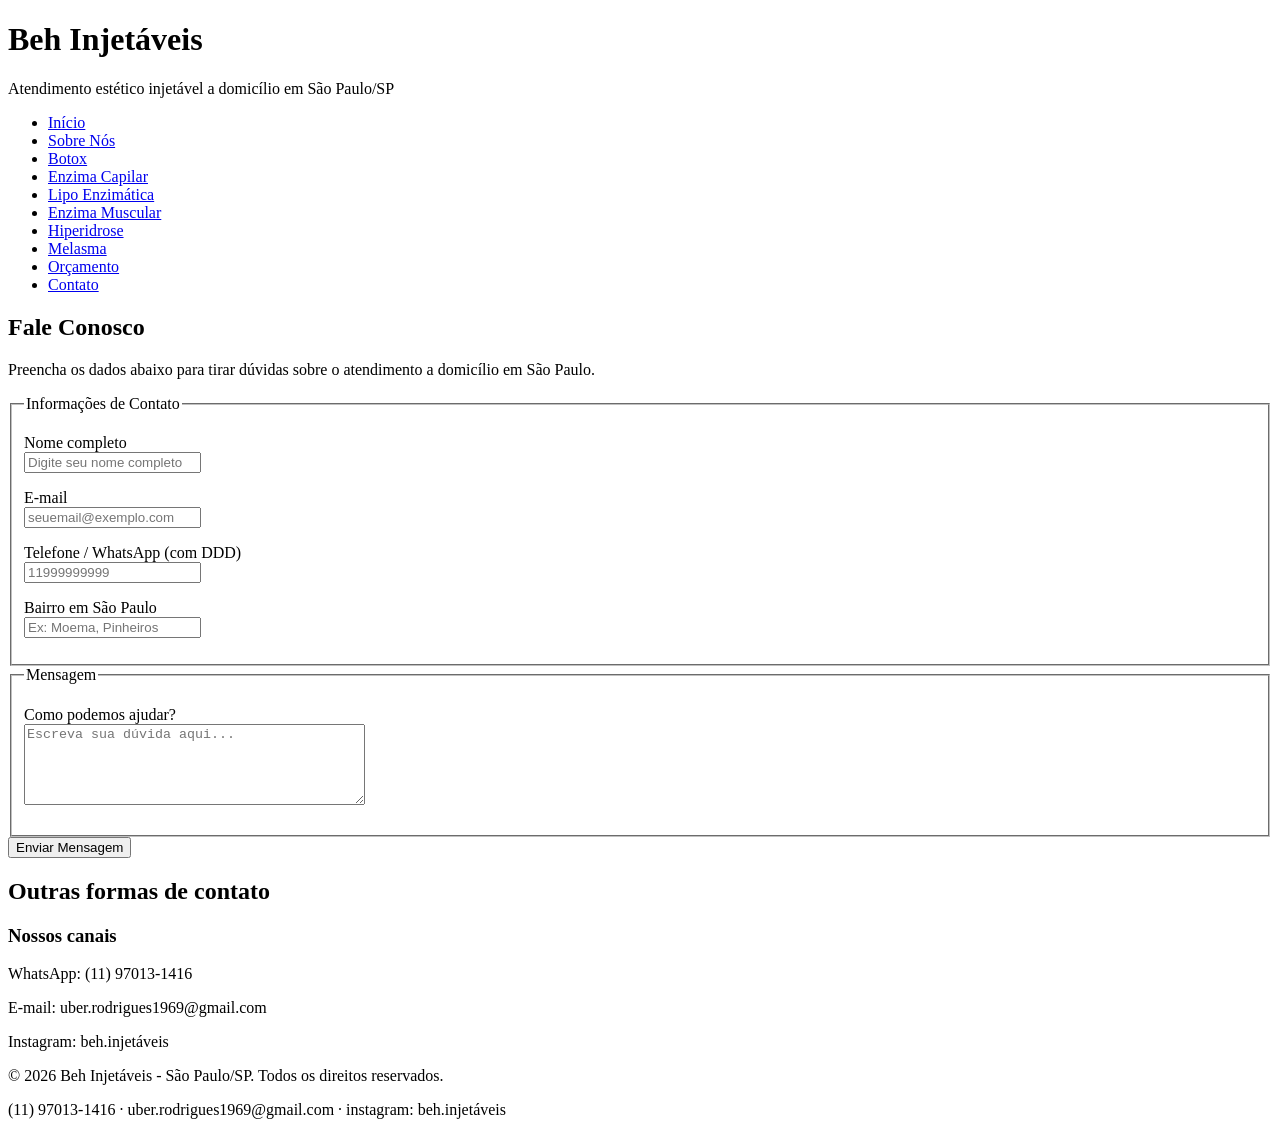
<file: contato.html>
<!DOCTYPE html>
<html lang="pt-BR">
<head>
    <meta charset="UTF-8">
    <meta name="viewport" content="width=device-width, initial-scale=1.0">
    <title>Contato - Beh Injetáveis</title>
</head>
<body>
    <header>
        <h1>Beh Injetáveis</h1>
        <p>Atendimento estético injetável a domicílio em São Paulo/SP</p>
        <nav aria-label="Navegação principal">
            <ul>
                <li><a href="index.html">Início</a></li>
                <li><a href="paginas/sobre-nos.html">Sobre Nós</a></li>
                <li><a href="paginas/botox.html">Botox</a></li>
                <li><a href="paginas/enzima-capilar.html">Enzima Capilar</a></li>
                <li><a href="paginas/lipo-enzimatica.html">Lipo Enzimática</a></li>
                <li><a href="paginas/enzima-muscular.html">Enzima Muscular</a></li>
                <li><a href="paginas/hiperidrose.html">Hiperidrose</a></li>
                <li><a href="paginas/melasma.html">Melasma</a></li>
                <li><a href="orcamento.html">Orçamento</a></li>
                <li><a href="contato.html" aria-current="page">Contato</a></li>
            </ul>
        </nav>
    </header>

    <main>
        <section>
            <h2>Fale Conosco</h2>
            <p>Preencha os dados abaixo para tirar dúvidas sobre o atendimento a domicílio em São Paulo.</p>

            <form action="#" method="post">
                <fieldset>
                    <legend>Informações de Contato</legend>

                    <p>
                        <label for="nome">Nome completo</label><br>
                        <input type="text" id="nome" name="nome" required minlength="3"
                               placeholder="Digite seu nome completo">
                    </p>

                    <p>
                        <label for="email">E-mail</label><br>
                        <input type="email" id="email" name="email" required
                               placeholder="seuemail@exemplo.com">
                    </p>

                    <p>
                        <label for="telefone">Telefone / WhatsApp (com DDD)</label><br>
                        <input type="tel" id="telefone" name="telefone" required
                               pattern="[0-9]{11}" placeholder="11999999999"
                               title="Digite 11 números, apenas dígitos, com DDD">
                    </p>

                    <p>
                        <label for="bairro">Bairro em São Paulo</label><br>
                        <input type="text" id="bairro" name="bairro" required
                               placeholder="Ex: Moema, Pinheiros">
                    </p>
                </fieldset>

                <fieldset>
                    <legend>Mensagem</legend>
                    <p>
                        <label for="mensagem">Como podemos ajudar?</label><br>
                        <textarea id="mensagem" name="mensagem" rows="5" cols="40" required
                                  placeholder="Escreva sua dúvida aqui..."></textarea>
                    </p>
                </fieldset>

                <button type="submit">Enviar Mensagem</button>
            </form>
        </section>

        <section>
            <h2>Outras formas de contato</h2>
            <article>
                <h3>Nossos canais</h3>
                <p>WhatsApp: (11) 97013-1416</p>
                <p>E-mail: uber.rodrigues1969@gmail.com</p>
                <p>Instagram: beh.injetáveis</p>
            </article>
        </section>

    </main>

    <footer>
        <p>&copy; 2026 Beh Injetáveis - São Paulo/SP. Todos os direitos reservados.</p>
        <p>(11) 97013-1416 · uber.rodrigues1969@gmail.com · instagram: beh.injetáveis</p>
    </footer>
</body>
</html>
</file>
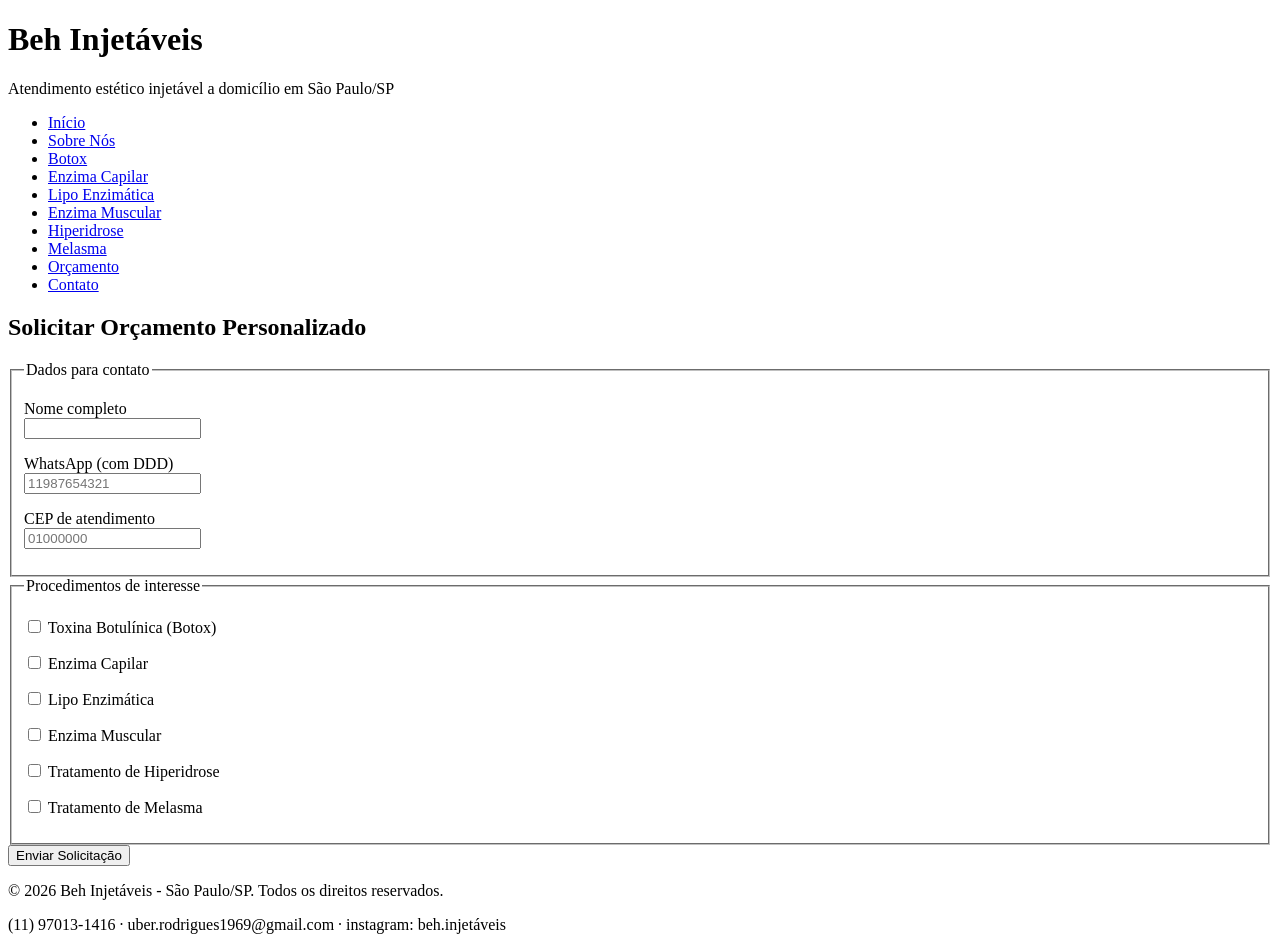
<file: orcamento.html>
<!DOCTYPE html>
<html lang="pt-BR">
<head>
    <meta charset="UTF-8">
    <meta name="viewport" content="width=device-width, initial-scale=1.0">
    <title>Orçamento - Beh Injetáveis</title>
</head>
<body>
    <header>
        <h1>Beh Injetáveis</h1>
        <p>Atendimento estético injetável a domicílio em São Paulo/SP</p>
        <nav aria-label="Navegação principal">
            <ul>
                <li><a href="index.html">Início</a></li>
                <li><a href="paginas/sobre-nos.html">Sobre Nós</a></li>
                <li><a href="paginas/botox.html">Botox</a></li>
                <li><a href="paginas/enzima-capilar.html">Enzima Capilar</a></li>
                <li><a href="paginas/lipo-enzimatica.html">Lipo Enzimática</a></li>
                <li><a href="paginas/enzima-muscular.html">Enzima Muscular</a></li>
                <li><a href="paginas/hiperidrose.html">Hiperidrose</a></li>
                <li><a href="paginas/melasma.html">Melasma</a></li>
                <li><a href="orcamento.html" aria-current="page">Orçamento</a></li>
                <li><a href="contato.html">Contato</a></li>
            </ul>
        </nav>
    </header>

    <main>
        <section>
            <h2>Solicitar Orçamento Personalizado</h2>
            <form action="#" method="post">
                <fieldset>
                    <legend>Dados para contato</legend>

                    <p>
                        <label for="nome-orcamento">Nome completo</label><br>
                        <input type="text" id="nome-orcamento" name="nome" required minlength="3">
                    </p>

                    <p>
                        <label for="whatsapp">WhatsApp (com DDD)</label><br>
                        <input type="tel" id="whatsapp" name="whatsapp" required
                               pattern="[0-9]{11}" placeholder="11987654321">
                    </p>

                    <p>
                        <label for="cep">CEP de atendimento</label><br>
                        <input type="text" id="cep" name="cep" required
                               pattern="[0-9]{8}" placeholder="01000000"
                               title="Apenas os 8 números do CEP, sem hífen">
                    </p>
                </fieldset>

                <fieldset>
                    <legend>Procedimentos de interesse</legend>

                    <p>
                        <input type="checkbox" id="p1" name="procedimento" value="botox">
                        <label for="p1">Toxina Botulínica (Botox)</label>
                    </p>
                    <p>
                        <input type="checkbox" id="p2" name="procedimento" value="enzima-capilar">
                        <label for="p2">Enzima Capilar</label>
                    </p>
                    <p>
                        <input type="checkbox" id="p3" name="procedimento" value="lipo-enzimatica">
                        <label for="p3">Lipo Enzimática</label>
                    </p>
                    <p>
                        <input type="checkbox" id="p4" name="procedimento" value="enzima-muscular">
                        <label for="p4">Enzima Muscular</label>
                    </p>
                    <p>
                        <input type="checkbox" id="p5" name="procedimento" value="hiperidrose">
                        <label for="p5">Tratamento de Hiperidrose</label>
                    </p>
                    <p>
                        <input type="checkbox" id="p6" name="procedimento" value="melasma">
                        <label for="p6">Tratamento de Melasma</label>
                    </p>
                </fieldset>

                <button type="submit">Enviar Solicitação</button>
            </form>
        </section>

    </main>

    <footer>
        <p>&copy; 2026 Beh Injetáveis - São Paulo/SP. Todos os direitos reservados.</p>
        <p>(11) 97013-1416 · uber.rodrigues1969@gmail.com · instagram: beh.injetáveis</p>
    </footer>
</body>
</html>
</file>
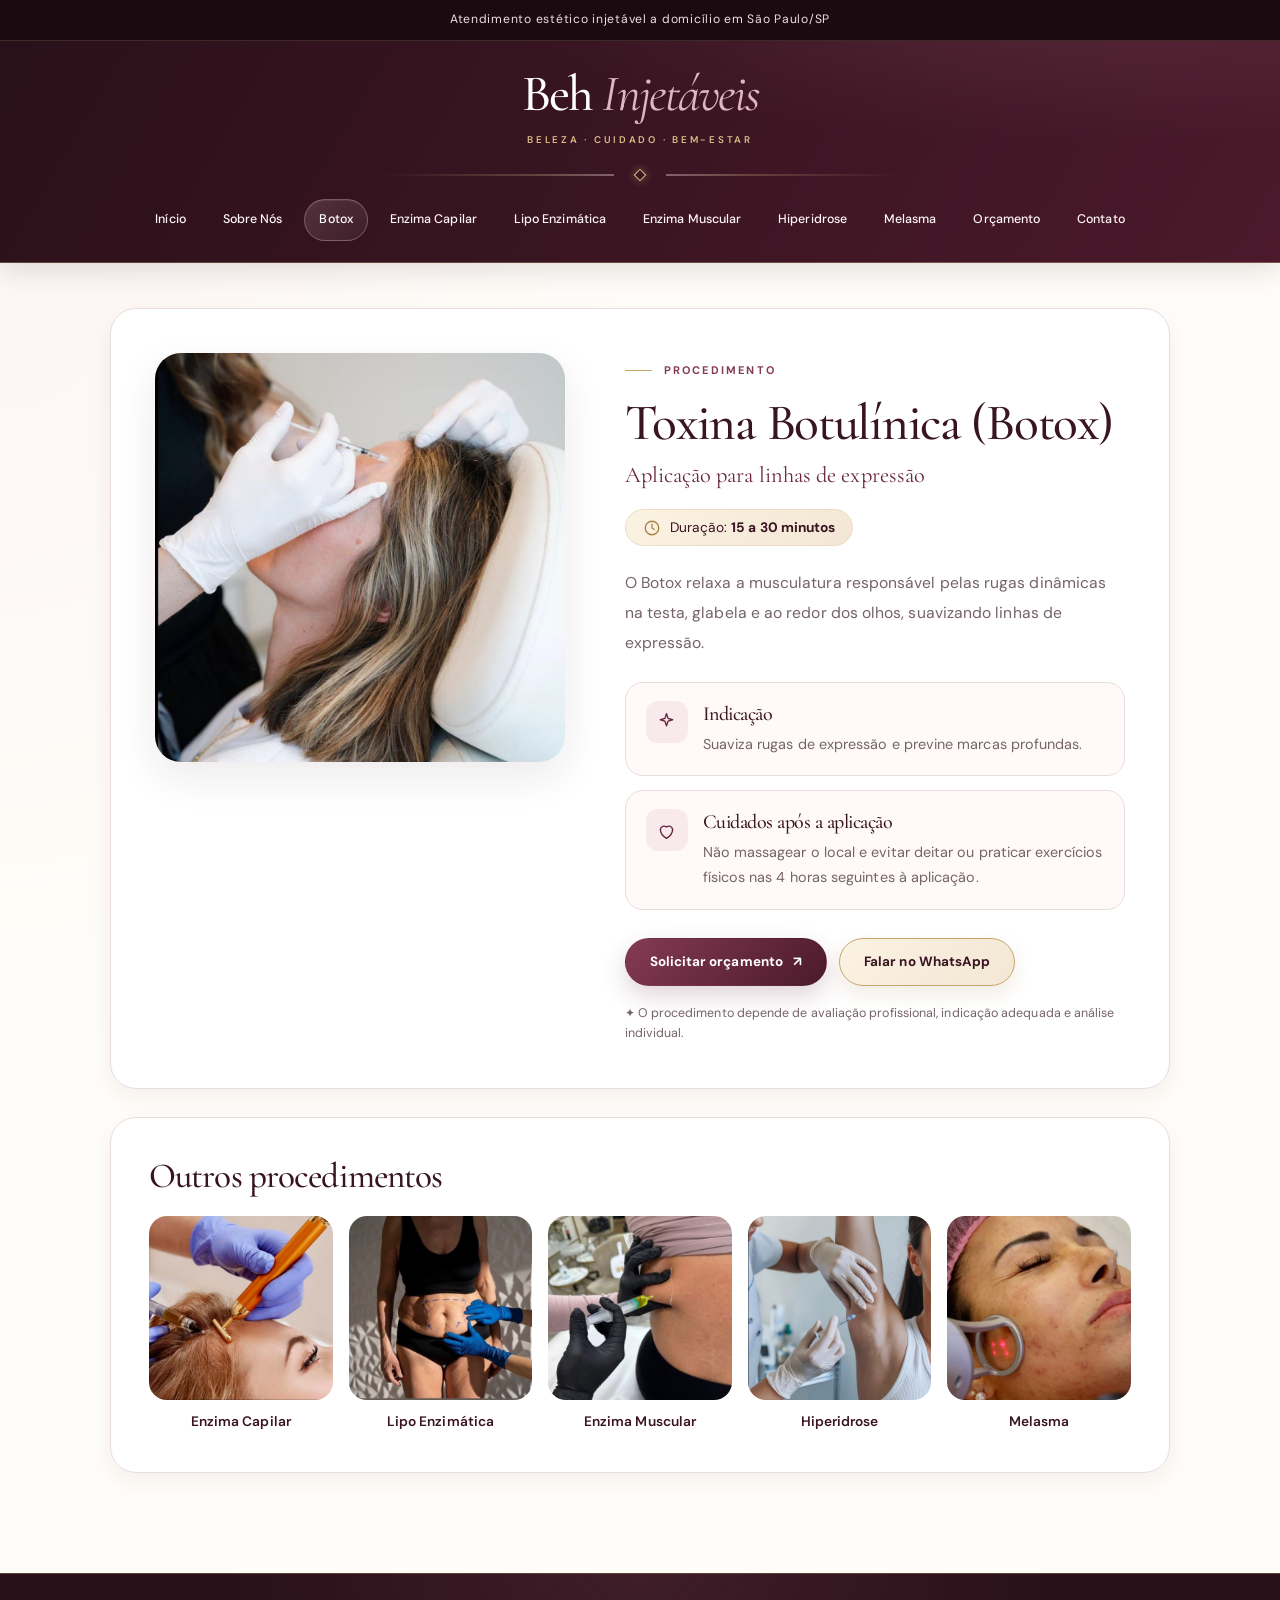
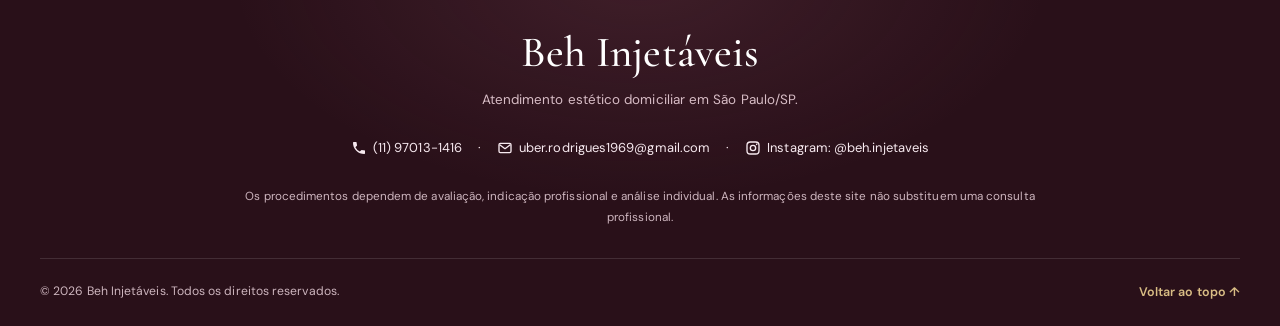
<file: paginas/botox.html>
<!DOCTYPE html>
<html lang="pt-BR">

<head>
    <meta charset="UTF-8">
    <meta name="viewport" content="width=device-width, initial-scale=1.0">
    <meta name="theme-color" content="#4c1c2d">

    <title>Botox - Beh Injetáveis</title>

    <link rel="stylesheet" href="../assets/css/style.css">
    <script src="../assets/js/script.js" defer></script>
</head>
<body>
    
<header class="site-header">
    <div class="topbar">
        <p class="header-description">Atendimento estético injetável a domicílio em São Paulo/SP</p>
    </div>
    <div class="header-content">
        <a class="brand" href="../index.html">
            <span class="brand-name">Beh <span>Injetáveis</span></span>
            <span class="brand-subtitle">BELEZA · CUIDADO · BEM-ESTAR</span>
        </a>

        <div class="header-divider" aria-hidden="true"></div>

        <button class="menu-toggle" type="button"
            aria-expanded="false" aria-controls="main-navigation">
            <span class="menu-icon" aria-hidden="true">☰</span>
            <span class="menu-label">Menu</span>
        </button>

        <nav id="main-navigation" aria-label="Navegação principal">
            <ul>
                <li><a href="../index.html">Início</a></li>
                <li><a href="sobre-nos.html">Sobre Nós</a></li>
                <li><a href="botox.html">Botox</a></li>
                <li><a href="enzima-capilar.html">Enzima Capilar</a></li>
                <li><a href="lipo-enzimatica.html">Lipo Enzimática</a></li>
                <li><a href="enzima-muscular.html">Enzima Muscular</a></li>
                <li><a href="hiperidrose.html">Hiperidrose</a></li>
                <li><a href="melasma.html">Melasma</a></li>
                <li><a href="orcamento.html">Orçamento</a></li>
                <li><a href="contato.html">Contato</a></li>
            </ul>
        </nav>
    </div>
</header>

    <main class="proc-page">
        <article class="proc-detail">
            <div class="proc-media">
                <img src="../assets/img/botox-2.jpg" alt="Aplicação de toxina botulínica na região da testa" width="520" height="520">
            </div>

            <div class="proc-content">
                <span class="eyebrow">Procedimento</span>
                <h1>Toxina Botulínica (Botox)</h1>
                <p class="proc-subtitle">Aplicação para linhas de expressão</p>

                <p class="proc-duration"><svg viewBox="0 0 24 24" aria-hidden="true" focusable="false"><circle cx="12" cy="12" r="9" fill="none" stroke="currentColor" stroke-width="1.8"/><path d="M12 7v5l3 2" fill="none" stroke="currentColor" stroke-width="1.8" stroke-linecap="round"/></svg><span>Duração: <strong>15 a 30 minutos</strong></span></p>

                <p class="proc-description">O Botox relaxa a musculatura responsável pelas rugas dinâmicas na testa, glabela e ao redor dos olhos, suavizando linhas de expressão.</p>

                <div class="proc-cards">
                    <section class="proc-card">
                        <span class="proc-card-icon"><svg viewBox="0 0 24 24" aria-hidden="true" focusable="false"><path d="M12 3l1.8 5.4L19 10l-5.2 1.6L12 17l-1.8-5.4L5 10l5.2-1.6z" fill="none" stroke="currentColor" stroke-width="1.6" stroke-linejoin="round"/></svg></span>
                        <div>
                            <h2>Indicação</h2>
                            <p>Suaviza rugas de expressão e previne marcas profundas.</p>
                        </div>
                    </section>
                    <section class="proc-card">
                        <span class="proc-card-icon"><svg viewBox="0 0 24 24" aria-hidden="true" focusable="false"><path d="M12 21s-7-4.4-7-10.2A4.3 4.3 0 0 1 12 8a4.3 4.3 0 0 1 7 2.8C19 16.6 12 21 12 21z" fill="none" stroke="currentColor" stroke-width="1.6" stroke-linejoin="round"/></svg></span>
                        <div>
                            <h2>Cuidados após a aplicação</h2>
                            <p>Não massagear o local e evitar deitar ou praticar exercícios físicos nas 4 horas seguintes à aplicação.</p>
                        </div>
                    </section>
                </div>

                <div class="proc-actions">
                    <a class="button button-primary" href="orcamento.html">Solicitar orçamento <span aria-hidden="true">↗</span></a>
                    <a class="button button-outline" href="https://wa.me/5511970131416" target="_blank" rel="noopener noreferrer">Falar no WhatsApp</a>
                </div>

                <p class="proc-note">✦ O procedimento depende de avaliação profissional, indicação adequada e análise individual.</p>
            </div>
        </article>

        <section class="proc-others">
            <h2>Outros procedimentos</h2>
            <div class="proc-others-grid">
                <a class="proc-other" href="enzima-capilar.html">
                    <img src="../assets/img/enzima-capilar.jpg" alt="" loading="lazy">
                    <span>Enzima Capilar</span>
                </a>
                <a class="proc-other" href="lipo-enzimatica.html">
                    <img src="../assets/img/lipo-enzimatica.jpg" alt="" loading="lazy">
                    <span>Lipo Enzimática</span>
                </a>
                <a class="proc-other" href="enzima-muscular.html">
                    <img src="../assets/img/enzima-muscular.jpg" alt="" loading="lazy">
                    <span>Enzima Muscular</span>
                </a>
                <a class="proc-other" href="hiperidrose.html">
                    <img src="../assets/img/hiperidrose.jpg" alt="" loading="lazy">
                    <span>Hiperidrose</span>
                </a>
                <a class="proc-other" href="melasma.html">
                    <img src="../assets/img/melasma.jpg" alt="" loading="lazy">
                    <span>Melasma</span>
                </a>
            </div>
        </section>
    </main>

    <footer class="site-footer">
        <div class="footer-content">
            <a class="footer-brand" href="../index.html">Beh Injetáveis</a>
            <p>Atendimento estético domiciliar em São Paulo/SP.</p>

            <div class="footer-contact">
                <a href="tel:+5511970131416">
                    <svg class="footer-icon" viewBox="0 0 24 24" aria-hidden="true" focusable="false"><path d="M6.6 10.8a15.2 15.2 0 0 0 6.6 6.6l2.2-2.2a1 1 0 0 1 1-.25 11.4 11.4 0 0 0 3.6.57 1 1 0 0 1 1 1V20a1 1 0 0 1-1 1A17 17 0 0 1 3 4a1 1 0 0 1 1-1h3.5a1 1 0 0 1 1 1c0 1.25.2 2.45.57 3.57a1 1 0 0 1-.25 1z"/></svg>
                    (11) 97013-1416
                </a>
                <span aria-hidden="true">·</span>
                <a href="mailto:uber.rodrigues1969@gmail.com">
                    <svg class="footer-icon" viewBox="0 0 24 24" aria-hidden="true" focusable="false"><rect x="3" y="5" width="18" height="14" rx="2" fill="none" stroke="currentColor" stroke-width="2"/><path d="m4 7 8 6 8-6" fill="none" stroke="currentColor" stroke-width="2" stroke-linejoin="round"/></svg>
                    uber.rodrigues1969@gmail.com
                </a>
                <span aria-hidden="true">·</span>
                <a href="https://www.instagram.com/beh.injetaveis/" target="_blank" rel="noopener noreferrer">
                    <svg class="footer-icon" viewBox="0 0 24 24" aria-hidden="true" focusable="false"><rect x="3" y="3" width="18" height="18" rx="5" fill="none" stroke="currentColor" stroke-width="2"/><circle cx="12" cy="12" r="4" fill="none" stroke="currentColor" stroke-width="2"/><circle cx="17.5" cy="6.5" r="1.2"/></svg>
                    Instagram: @beh.injetaveis
                </a>
            </div>

            <p class="footer-disclaimer">
                Os procedimentos dependem de avaliação, indicação profissional
                e análise individual. As informações deste site não substituem
                uma consulta profissional.
            </p>

            <div class="footer-bottom">
                <p>&copy; <span data-current-year>2026</span> Beh Injetáveis.
                    Todos os direitos reservados.</p>
                <a href="#topo" data-back-to-top>Voltar ao topo ↑</a>
            </div>
        </div>
    </footer>
</body>
</html>
</file>
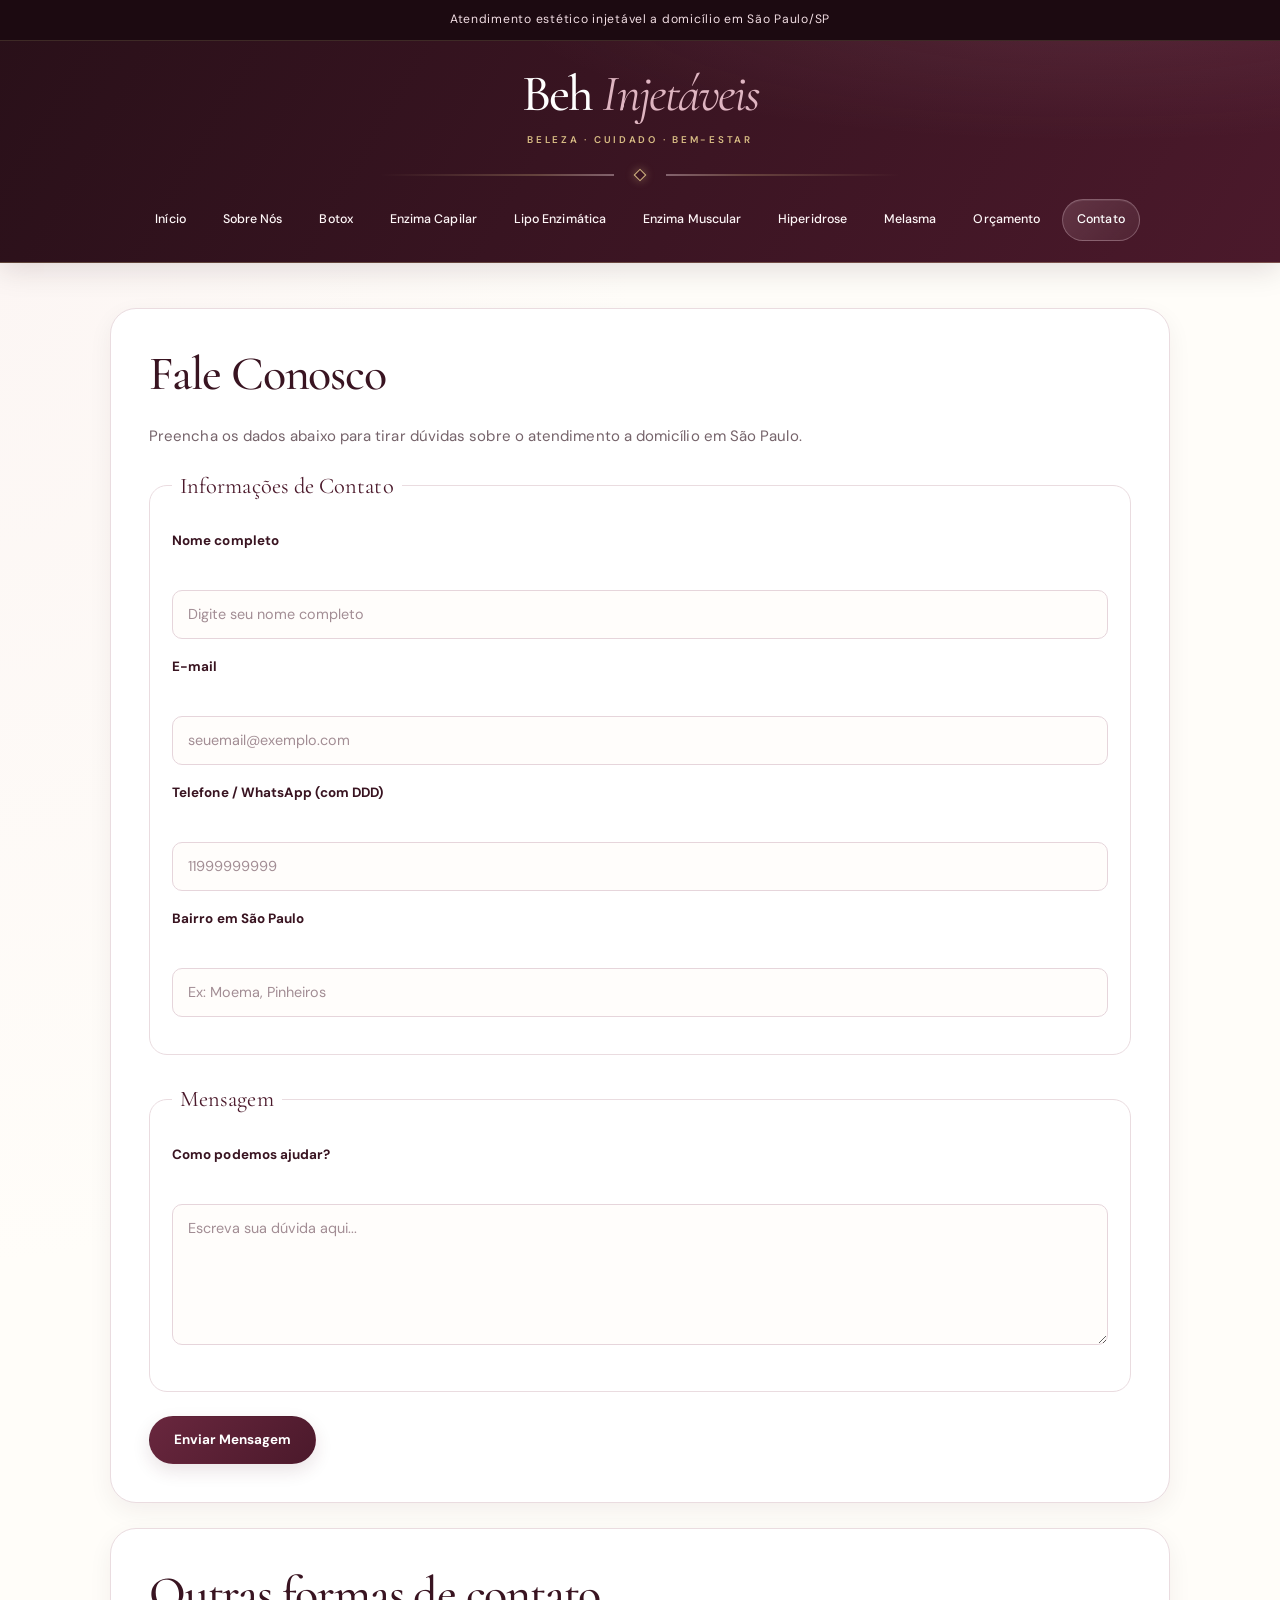
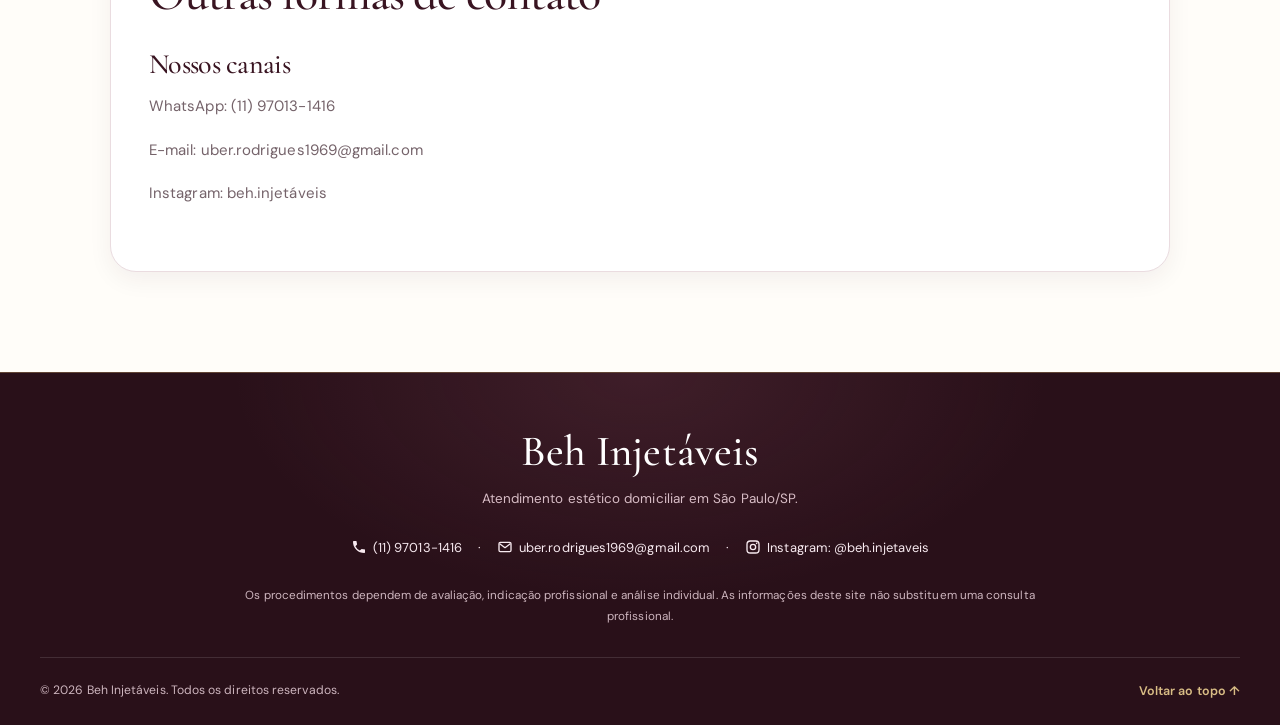
<file: paginas/contato.html>
<!DOCTYPE html>
<html lang="pt-BR">

<head>
    <meta charset="UTF-8">
    <meta name="viewport" content="width=device-width, initial-scale=1.0">
    <meta name="theme-color" content="#4c1c2d">

    <title>Contato - Beh Injetáveis</title>

    <link rel="stylesheet" href="../assets/css/style.css">
    <script src="../assets/js/script.js" defer></script>
</head>
<body>
    
<header class="site-header">
    <div class="topbar">
        <p class="header-description">Atendimento estético injetável a domicílio em São Paulo/SP</p>
    </div>
    <div class="header-content">
        <a class="brand" href="../index.html">
            <span class="brand-name">Beh <span>Injetáveis</span></span>
            <span class="brand-subtitle">BELEZA · CUIDADO · BEM-ESTAR</span>
        </a>

        <div class="header-divider" aria-hidden="true"></div>

        <button class="menu-toggle" type="button"
            aria-expanded="false" aria-controls="main-navigation">
            <span class="menu-icon" aria-hidden="true">☰</span>
            <span class="menu-label">Menu</span>
        </button>

        <nav id="main-navigation" aria-label="Navegação principal">
            <ul>
                <li><a href="../index.html">Início</a></li>
                <li><a href="sobre-nos.html">Sobre Nós</a></li>
                <li><a href="botox.html">Botox</a></li>
                <li><a href="enzima-capilar.html">Enzima Capilar</a></li>
                <li><a href="lipo-enzimatica.html">Lipo Enzimática</a></li>
                <li><a href="enzima-muscular.html">Enzima Muscular</a></li>
                <li><a href="hiperidrose.html">Hiperidrose</a></li>
                <li><a href="melasma.html">Melasma</a></li>
                <li><a href="orcamento.html">Orçamento</a></li>
                <li><a href="contato.html">Contato</a></li>
            </ul>
        </nav>
    </div>
</header>

    <main>
        <section>
            <h1>Fale Conosco</h1>
            <p>Preencha os dados abaixo para tirar dúvidas sobre o atendimento a domicílio em São Paulo.</p>

            <form action="#" method="post">
                <fieldset>
                    <legend>Informações de Contato</legend>

                    <p>
                        <label for="nome">Nome completo</label><br>
                        <input type="text" id="nome" name="nome" required minlength="3"
                               placeholder="Digite seu nome completo">
                    </p>

                    <p>
                        <label for="email">E-mail</label><br>
                        <input type="email" id="email" name="email" required
                               placeholder="seuemail@exemplo.com">
                    </p>

                    <p>
                        <label for="telefone">Telefone / WhatsApp (com DDD)</label><br>
                        <input type="tel" id="telefone" name="telefone" required
                               pattern="[0-9]{11}" placeholder="11999999999"
                               title="Digite 11 números, apenas dígitos, com DDD">
                    </p>

                    <p>
                        <label for="bairro">Bairro em São Paulo</label><br>
                        <input type="text" id="bairro" name="bairro" required
                               placeholder="Ex: Moema, Pinheiros">
                    </p>
                </fieldset>

                <fieldset>
                    <legend>Mensagem</legend>
                    <p>
                        <label for="mensagem">Como podemos ajudar?</label><br>
                        <textarea id="mensagem" name="mensagem" rows="5" cols="40" required
                                  placeholder="Escreva sua dúvida aqui..."></textarea>
                    </p>
                </fieldset>

                <button type="submit">Enviar Mensagem</button>
            </form>
        </section>

        <section>
            <h2>Outras formas de contato</h2>
            <article>
                <h3>Nossos canais</h3>
                <p>WhatsApp: (11) 97013-1416</p>
                <p>E-mail: uber.rodrigues1969@gmail.com</p>
                <p>Instagram: beh.injetáveis</p>
            </article>
        </section>

    </main>

    <footer class="site-footer">
        <div class="footer-content">
            <a class="footer-brand" href="../index.html">Beh Injetáveis</a>
            <p>Atendimento estético domiciliar em São Paulo/SP.</p>

            <div class="footer-contact">
                <a href="tel:+5511970131416">
                    <svg class="footer-icon" viewBox="0 0 24 24" aria-hidden="true" focusable="false"><path d="M6.6 10.8a15.2 15.2 0 0 0 6.6 6.6l2.2-2.2a1 1 0 0 1 1-.25 11.4 11.4 0 0 0 3.6.57 1 1 0 0 1 1 1V20a1 1 0 0 1-1 1A17 17 0 0 1 3 4a1 1 0 0 1 1-1h3.5a1 1 0 0 1 1 1c0 1.25.2 2.45.57 3.57a1 1 0 0 1-.25 1z"/></svg>
                    (11) 97013-1416
                </a>
                <span aria-hidden="true">·</span>
                <a href="mailto:uber.rodrigues1969@gmail.com">
                    <svg class="footer-icon" viewBox="0 0 24 24" aria-hidden="true" focusable="false"><rect x="3" y="5" width="18" height="14" rx="2" fill="none" stroke="currentColor" stroke-width="2"/><path d="m4 7 8 6 8-6" fill="none" stroke="currentColor" stroke-width="2" stroke-linejoin="round"/></svg>
                    uber.rodrigues1969@gmail.com
                </a>
                <span aria-hidden="true">·</span>
                <a href="https://www.instagram.com/beh.injetaveis/" target="_blank" rel="noopener noreferrer">
                    <svg class="footer-icon" viewBox="0 0 24 24" aria-hidden="true" focusable="false"><rect x="3" y="3" width="18" height="18" rx="5" fill="none" stroke="currentColor" stroke-width="2"/><circle cx="12" cy="12" r="4" fill="none" stroke="currentColor" stroke-width="2"/><circle cx="17.5" cy="6.5" r="1.2"/></svg>
                    Instagram: @beh.injetaveis
                </a>
            </div>

            <p class="footer-disclaimer">
                Os procedimentos dependem de avaliação, indicação profissional
                e análise individual. As informações deste site não substituem
                uma consulta profissional.
            </p>

            <div class="footer-bottom">
                <p>&copy; <span data-current-year>2026</span> Beh Injetáveis.
                    Todos os direitos reservados.</p>
                <a href="#topo" data-back-to-top>Voltar ao topo ↑</a>
            </div>
        </div>
    </footer>
</body>
</html>
</file>
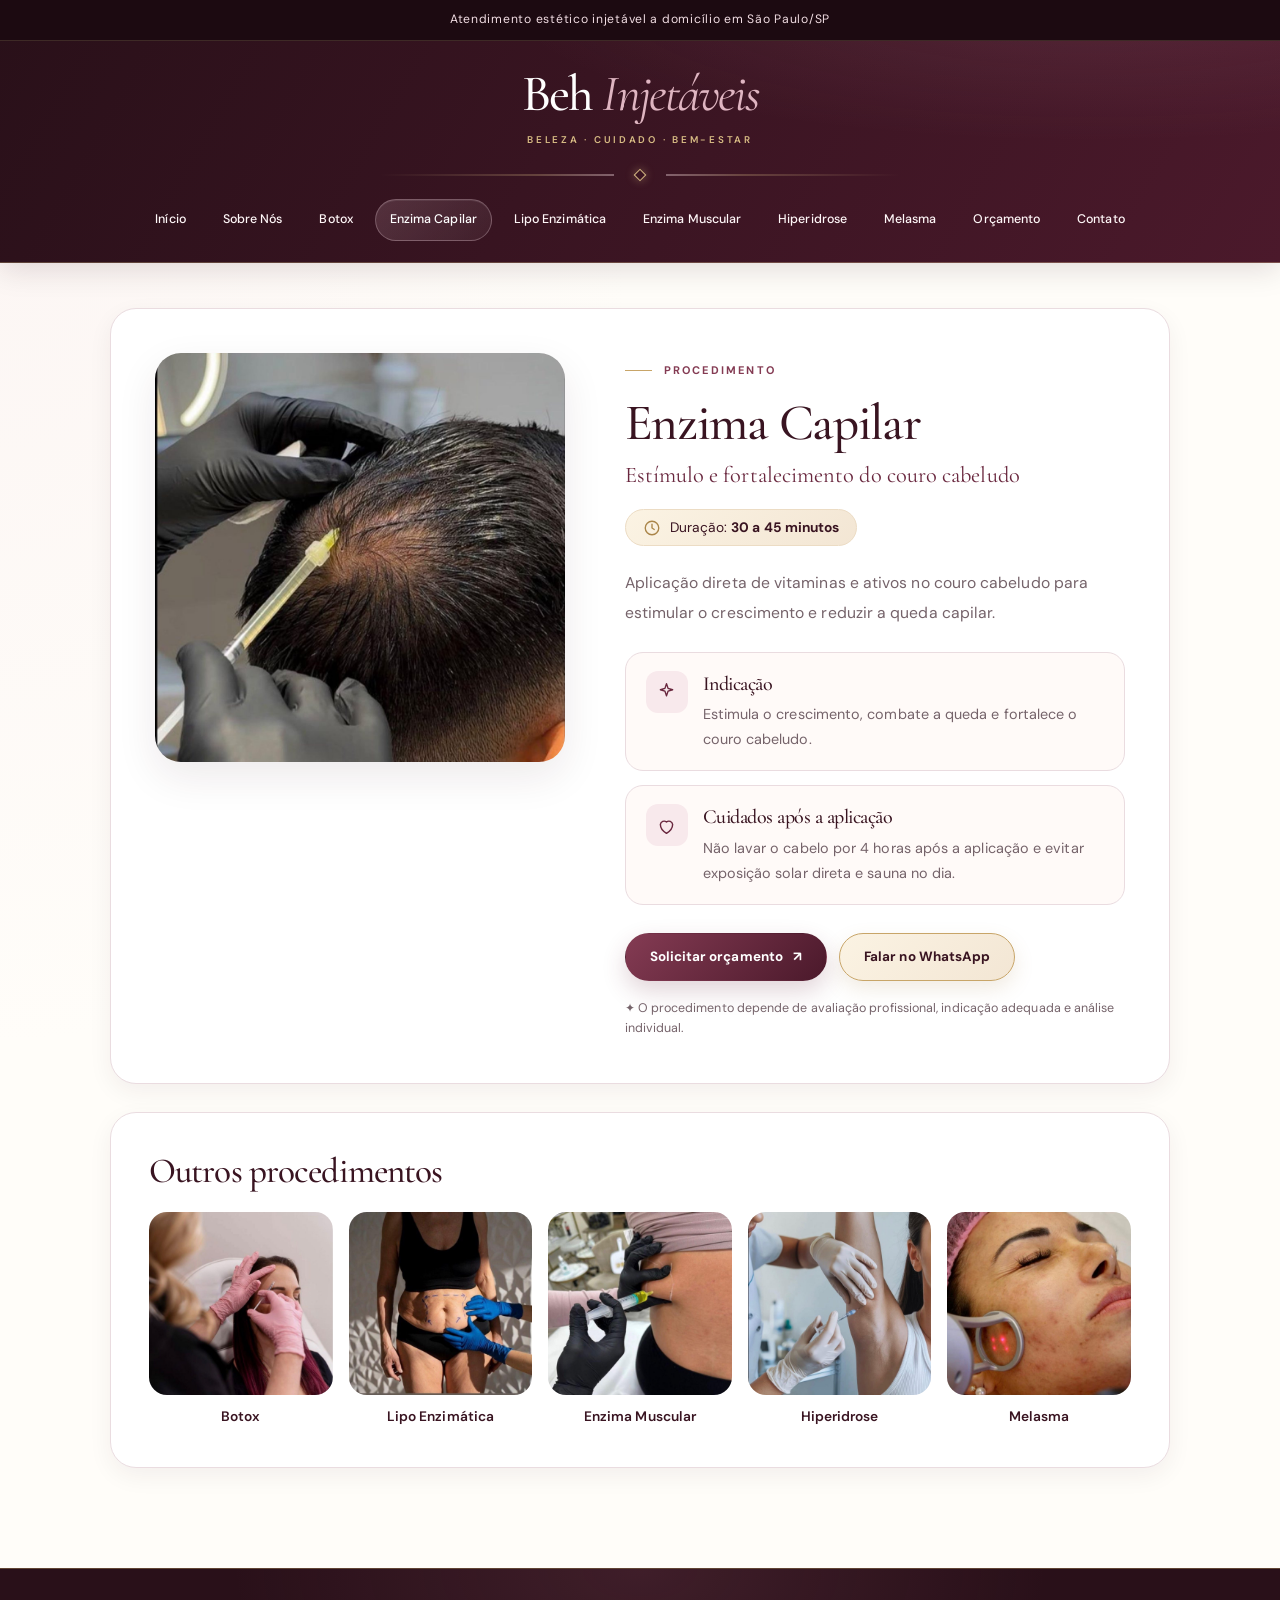
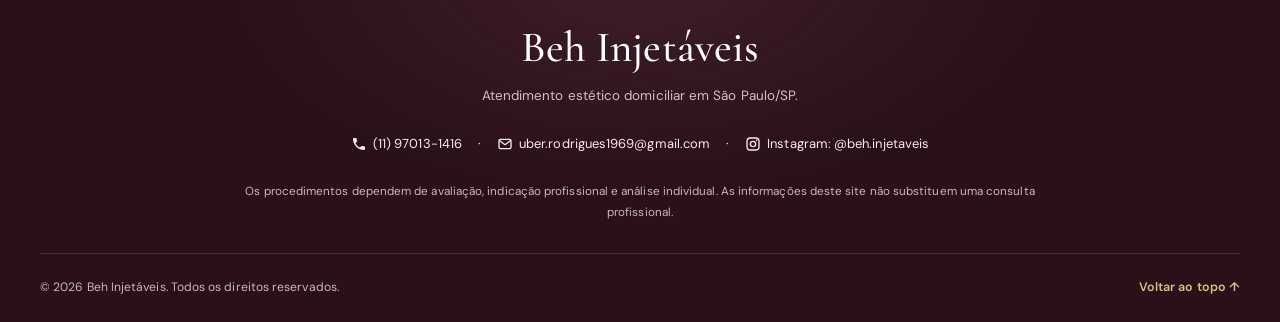
<file: paginas/enzima-capilar.html>
<!DOCTYPE html>
<html lang="pt-BR">

<head>
    <meta charset="UTF-8">
    <meta name="viewport" content="width=device-width, initial-scale=1.0">
    <meta name="theme-color" content="#4c1c2d">

    <title>Enzima Capilar - Beh Injetáveis</title>

    <link rel="stylesheet" href="../assets/css/style.css">
    <script src="../assets/js/script.js" defer></script>
</head>
<body>
    
<header class="site-header">
    <div class="topbar">
        <p class="header-description">Atendimento estético injetável a domicílio em São Paulo/SP</p>
    </div>
    <div class="header-content">
        <a class="brand" href="../index.html">
            <span class="brand-name">Beh <span>Injetáveis</span></span>
            <span class="brand-subtitle">BELEZA · CUIDADO · BEM-ESTAR</span>
        </a>

        <div class="header-divider" aria-hidden="true"></div>

        <button class="menu-toggle" type="button"
            aria-expanded="false" aria-controls="main-navigation">
            <span class="menu-icon" aria-hidden="true">☰</span>
            <span class="menu-label">Menu</span>
        </button>

        <nav id="main-navigation" aria-label="Navegação principal">
            <ul>
                <li><a href="../index.html">Início</a></li>
                <li><a href="sobre-nos.html">Sobre Nós</a></li>
                <li><a href="botox.html">Botox</a></li>
                <li><a href="enzima-capilar.html">Enzima Capilar</a></li>
                <li><a href="lipo-enzimatica.html">Lipo Enzimática</a></li>
                <li><a href="enzima-muscular.html">Enzima Muscular</a></li>
                <li><a href="hiperidrose.html">Hiperidrose</a></li>
                <li><a href="melasma.html">Melasma</a></li>
                <li><a href="orcamento.html">Orçamento</a></li>
                <li><a href="contato.html">Contato</a></li>
            </ul>
        </nav>
    </div>
</header>

    <main class="proc-page">
        <article class="proc-detail">
            <div class="proc-media">
                <img src="../assets/img/enzima-capilar-2.jpg" alt="Aplicação de enzima capilar no couro cabeludo masculino" width="520" height="520">
            </div>

            <div class="proc-content">
                <span class="eyebrow">Procedimento</span>
                <h1>Enzima Capilar</h1>
                <p class="proc-subtitle">Estímulo e fortalecimento do couro cabeludo</p>

                <p class="proc-duration"><svg viewBox="0 0 24 24" aria-hidden="true" focusable="false"><circle cx="12" cy="12" r="9" fill="none" stroke="currentColor" stroke-width="1.8"/><path d="M12 7v5l3 2" fill="none" stroke="currentColor" stroke-width="1.8" stroke-linecap="round"/></svg><span>Duração: <strong>30 a 45 minutos</strong></span></p>

                <p class="proc-description">Aplicação direta de vitaminas e ativos no couro cabeludo para estimular o crescimento e reduzir a queda capilar.</p>

                <div class="proc-cards">
                    <section class="proc-card">
                        <span class="proc-card-icon"><svg viewBox="0 0 24 24" aria-hidden="true" focusable="false"><path d="M12 3l1.8 5.4L19 10l-5.2 1.6L12 17l-1.8-5.4L5 10l5.2-1.6z" fill="none" stroke="currentColor" stroke-width="1.6" stroke-linejoin="round"/></svg></span>
                        <div>
                            <h2>Indicação</h2>
                            <p>Estimula o crescimento, combate a queda e fortalece o couro cabeludo.</p>
                        </div>
                    </section>
                    <section class="proc-card">
                        <span class="proc-card-icon"><svg viewBox="0 0 24 24" aria-hidden="true" focusable="false"><path d="M12 21s-7-4.4-7-10.2A4.3 4.3 0 0 1 12 8a4.3 4.3 0 0 1 7 2.8C19 16.6 12 21 12 21z" fill="none" stroke="currentColor" stroke-width="1.6" stroke-linejoin="round"/></svg></span>
                        <div>
                            <h2>Cuidados após a aplicação</h2>
                            <p>Não lavar o cabelo por 4 horas após a aplicação e evitar exposição solar direta e sauna no dia.</p>
                        </div>
                    </section>
                </div>

                <div class="proc-actions">
                    <a class="button button-primary" href="orcamento.html">Solicitar orçamento <span aria-hidden="true">↗</span></a>
                    <a class="button button-outline" href="https://wa.me/5511970131416" target="_blank" rel="noopener noreferrer">Falar no WhatsApp</a>
                </div>

                <p class="proc-note">✦ O procedimento depende de avaliação profissional, indicação adequada e análise individual.</p>
            </div>
        </article>

        <section class="proc-others">
            <h2>Outros procedimentos</h2>
            <div class="proc-others-grid">
                <a class="proc-other" href="botox.html">
                    <img src="../assets/img/botox.jpg" alt="" loading="lazy">
                    <span>Botox</span>
                </a>
                <a class="proc-other" href="lipo-enzimatica.html">
                    <img src="../assets/img/lipo-enzimatica.jpg" alt="" loading="lazy">
                    <span>Lipo Enzimática</span>
                </a>
                <a class="proc-other" href="enzima-muscular.html">
                    <img src="../assets/img/enzima-muscular.jpg" alt="" loading="lazy">
                    <span>Enzima Muscular</span>
                </a>
                <a class="proc-other" href="hiperidrose.html">
                    <img src="../assets/img/hiperidrose.jpg" alt="" loading="lazy">
                    <span>Hiperidrose</span>
                </a>
                <a class="proc-other" href="melasma.html">
                    <img src="../assets/img/melasma.jpg" alt="" loading="lazy">
                    <span>Melasma</span>
                </a>
            </div>
        </section>
    </main>

    <footer class="site-footer">
        <div class="footer-content">
            <a class="footer-brand" href="../index.html">Beh Injetáveis</a>
            <p>Atendimento estético domiciliar em São Paulo/SP.</p>

            <div class="footer-contact">
                <a href="tel:+5511970131416">
                    <svg class="footer-icon" viewBox="0 0 24 24" aria-hidden="true" focusable="false"><path d="M6.6 10.8a15.2 15.2 0 0 0 6.6 6.6l2.2-2.2a1 1 0 0 1 1-.25 11.4 11.4 0 0 0 3.6.57 1 1 0 0 1 1 1V20a1 1 0 0 1-1 1A17 17 0 0 1 3 4a1 1 0 0 1 1-1h3.5a1 1 0 0 1 1 1c0 1.25.2 2.45.57 3.57a1 1 0 0 1-.25 1z"/></svg>
                    (11) 97013-1416
                </a>
                <span aria-hidden="true">·</span>
                <a href="mailto:uber.rodrigues1969@gmail.com">
                    <svg class="footer-icon" viewBox="0 0 24 24" aria-hidden="true" focusable="false"><rect x="3" y="5" width="18" height="14" rx="2" fill="none" stroke="currentColor" stroke-width="2"/><path d="m4 7 8 6 8-6" fill="none" stroke="currentColor" stroke-width="2" stroke-linejoin="round"/></svg>
                    uber.rodrigues1969@gmail.com
                </a>
                <span aria-hidden="true">·</span>
                <a href="https://www.instagram.com/beh.injetaveis/" target="_blank" rel="noopener noreferrer">
                    <svg class="footer-icon" viewBox="0 0 24 24" aria-hidden="true" focusable="false"><rect x="3" y="3" width="18" height="18" rx="5" fill="none" stroke="currentColor" stroke-width="2"/><circle cx="12" cy="12" r="4" fill="none" stroke="currentColor" stroke-width="2"/><circle cx="17.5" cy="6.5" r="1.2"/></svg>
                    Instagram: @beh.injetaveis
                </a>
            </div>

            <p class="footer-disclaimer">
                Os procedimentos dependem de avaliação, indicação profissional
                e análise individual. As informações deste site não substituem
                uma consulta profissional.
            </p>

            <div class="footer-bottom">
                <p>&copy; <span data-current-year>2026</span> Beh Injetáveis.
                    Todos os direitos reservados.</p>
                <a href="#topo" data-back-to-top>Voltar ao topo ↑</a>
            </div>
        </div>
    </footer>
</body>
</html>
</file>
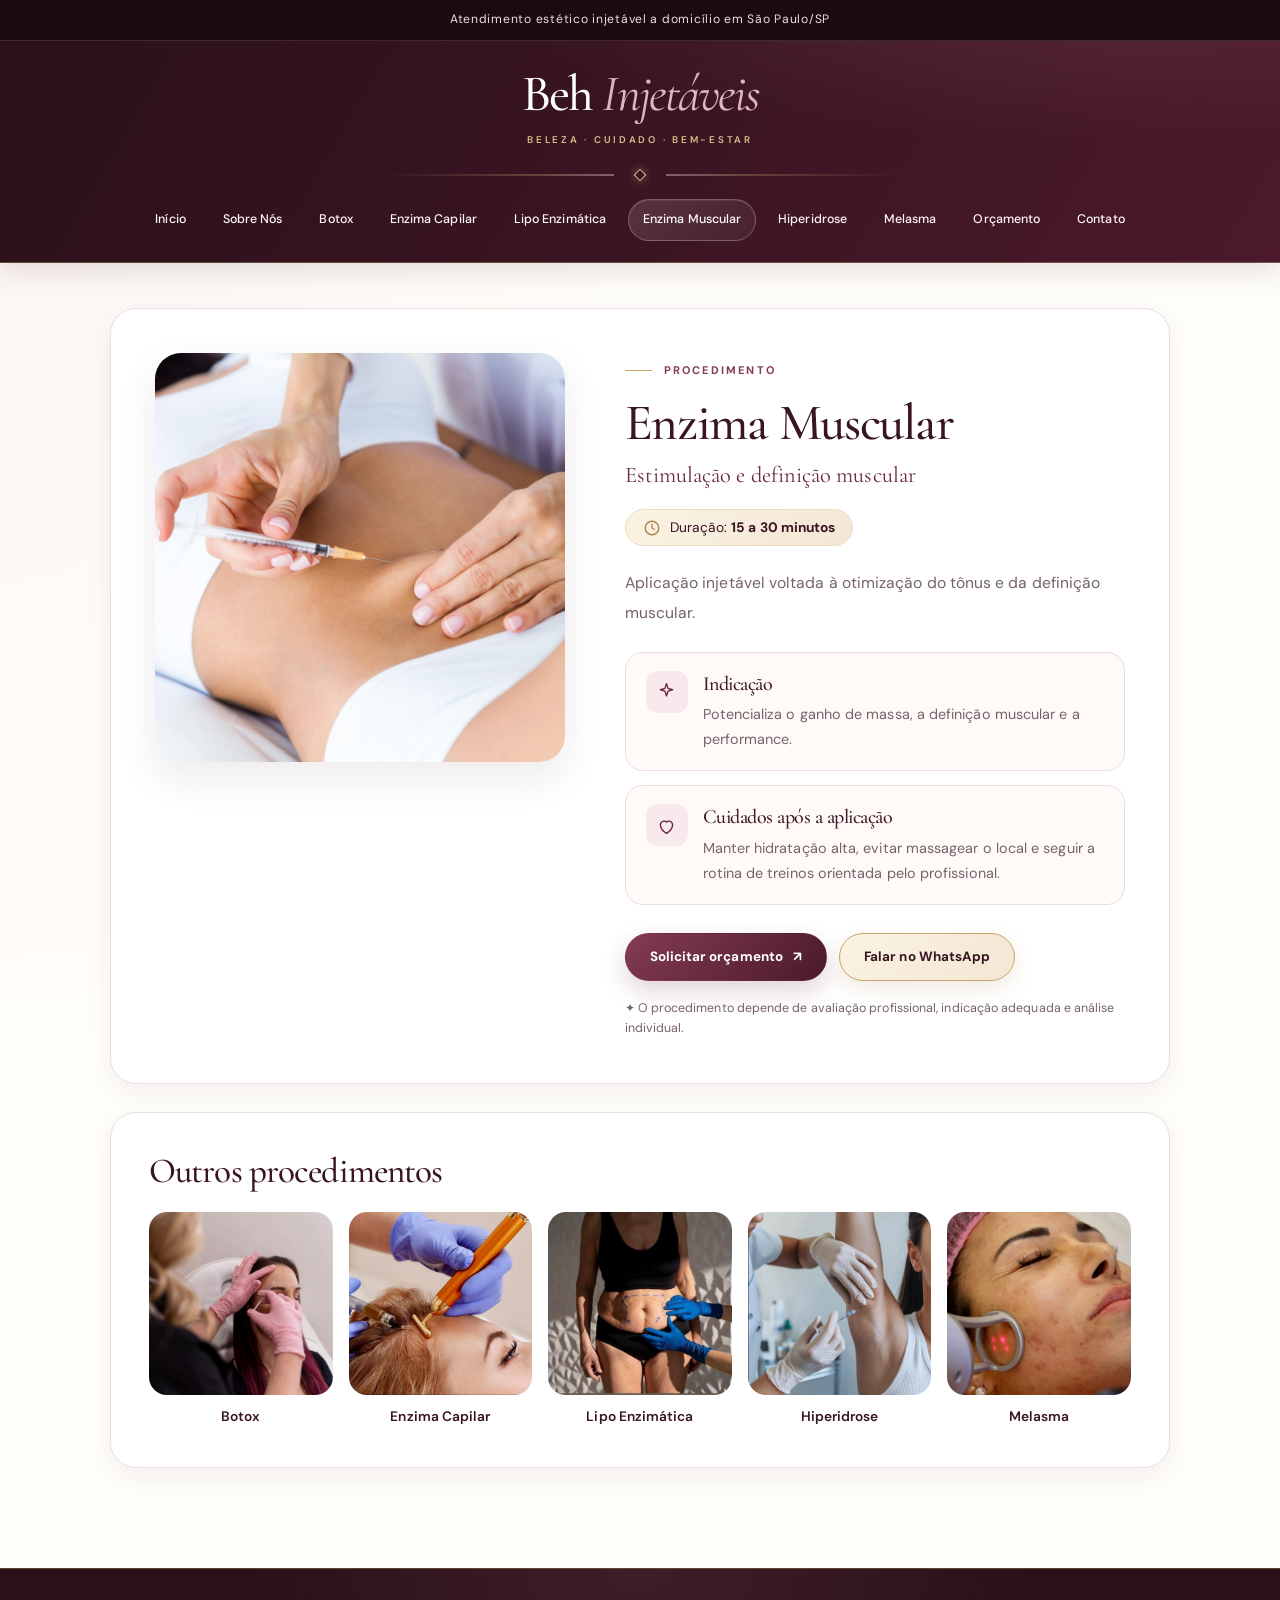
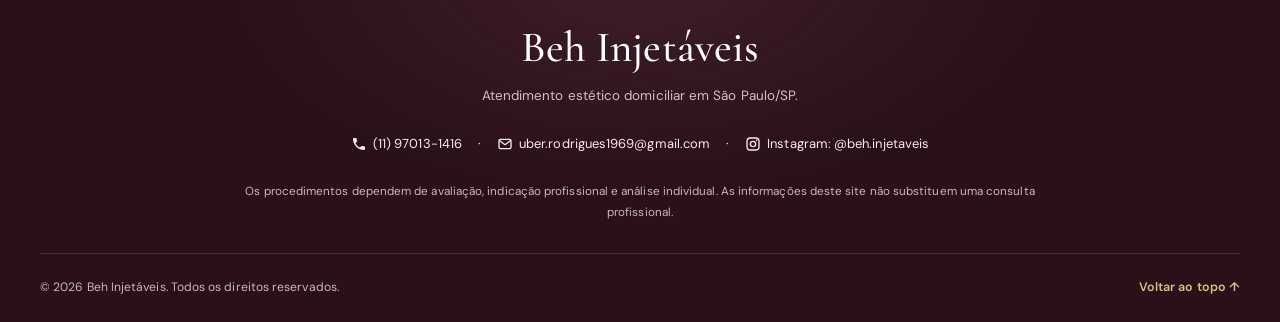
<file: paginas/enzima-muscular.html>
<!DOCTYPE html>
<html lang="pt-BR">

<head>
    <meta charset="UTF-8">
    <meta name="viewport" content="width=device-width, initial-scale=1.0">
    <meta name="theme-color" content="#4c1c2d">

    <title>Enzima Muscular - Beh Injetáveis</title>

    <link rel="stylesheet" href="../assets/css/style.css">
    <script src="../assets/js/script.js" defer></script>
</head>
<body>
    
<header class="site-header">
    <div class="topbar">
        <p class="header-description">Atendimento estético injetável a domicílio em São Paulo/SP</p>
    </div>
    <div class="header-content">
        <a class="brand" href="../index.html">
            <span class="brand-name">Beh <span>Injetáveis</span></span>
            <span class="brand-subtitle">BELEZA · CUIDADO · BEM-ESTAR</span>
        </a>

        <div class="header-divider" aria-hidden="true"></div>

        <button class="menu-toggle" type="button"
            aria-expanded="false" aria-controls="main-navigation">
            <span class="menu-icon" aria-hidden="true">☰</span>
            <span class="menu-label">Menu</span>
        </button>

        <nav id="main-navigation" aria-label="Navegação principal">
            <ul>
                <li><a href="../index.html">Início</a></li>
                <li><a href="sobre-nos.html">Sobre Nós</a></li>
                <li><a href="botox.html">Botox</a></li>
                <li><a href="enzima-capilar.html">Enzima Capilar</a></li>
                <li><a href="lipo-enzimatica.html">Lipo Enzimática</a></li>
                <li><a href="enzima-muscular.html">Enzima Muscular</a></li>
                <li><a href="hiperidrose.html">Hiperidrose</a></li>
                <li><a href="melasma.html">Melasma</a></li>
                <li><a href="orcamento.html">Orçamento</a></li>
                <li><a href="contato.html">Contato</a></li>
            </ul>
        </nav>
    </div>
</header>

    <main class="proc-page">
        <article class="proc-detail">
            <div class="proc-media">
                <img src="../assets/img/enzima-muscular-2.jpg" alt="Profissional aplicando enzima muscular na região do abdômen" width="520" height="520">
            </div>

            <div class="proc-content">
                <span class="eyebrow">Procedimento</span>
                <h1>Enzima Muscular</h1>
                <p class="proc-subtitle">Estimulação e definição muscular</p>

                <p class="proc-duration"><svg viewBox="0 0 24 24" aria-hidden="true" focusable="false"><circle cx="12" cy="12" r="9" fill="none" stroke="currentColor" stroke-width="1.8"/><path d="M12 7v5l3 2" fill="none" stroke="currentColor" stroke-width="1.8" stroke-linecap="round"/></svg><span>Duração: <strong>15 a 30 minutos</strong></span></p>

                <p class="proc-description">Aplicação injetável voltada à otimização do tônus e da definição muscular.</p>

                <div class="proc-cards">
                    <section class="proc-card">
                        <span class="proc-card-icon"><svg viewBox="0 0 24 24" aria-hidden="true" focusable="false"><path d="M12 3l1.8 5.4L19 10l-5.2 1.6L12 17l-1.8-5.4L5 10l5.2-1.6z" fill="none" stroke="currentColor" stroke-width="1.6" stroke-linejoin="round"/></svg></span>
                        <div>
                            <h2>Indicação</h2>
                            <p>Potencializa o ganho de massa, a definição muscular e a performance.</p>
                        </div>
                    </section>
                    <section class="proc-card">
                        <span class="proc-card-icon"><svg viewBox="0 0 24 24" aria-hidden="true" focusable="false"><path d="M12 21s-7-4.4-7-10.2A4.3 4.3 0 0 1 12 8a4.3 4.3 0 0 1 7 2.8C19 16.6 12 21 12 21z" fill="none" stroke="currentColor" stroke-width="1.6" stroke-linejoin="round"/></svg></span>
                        <div>
                            <h2>Cuidados após a aplicação</h2>
                            <p>Manter hidratação alta, evitar massagear o local e seguir a rotina de treinos orientada pelo profissional.</p>
                        </div>
                    </section>
                </div>

                <div class="proc-actions">
                    <a class="button button-primary" href="orcamento.html">Solicitar orçamento <span aria-hidden="true">↗</span></a>
                    <a class="button button-outline" href="https://wa.me/5511970131416" target="_blank" rel="noopener noreferrer">Falar no WhatsApp</a>
                </div>

                <p class="proc-note">✦ O procedimento depende de avaliação profissional, indicação adequada e análise individual.</p>
            </div>
        </article>

        <section class="proc-others">
            <h2>Outros procedimentos</h2>
            <div class="proc-others-grid">
                <a class="proc-other" href="botox.html">
                    <img src="../assets/img/botox.jpg" alt="" loading="lazy">
                    <span>Botox</span>
                </a>
                <a class="proc-other" href="enzima-capilar.html">
                    <img src="../assets/img/enzima-capilar.jpg" alt="" loading="lazy">
                    <span>Enzima Capilar</span>
                </a>
                <a class="proc-other" href="lipo-enzimatica.html">
                    <img src="../assets/img/lipo-enzimatica.jpg" alt="" loading="lazy">
                    <span>Lipo Enzimática</span>
                </a>
                <a class="proc-other" href="hiperidrose.html">
                    <img src="../assets/img/hiperidrose.jpg" alt="" loading="lazy">
                    <span>Hiperidrose</span>
                </a>
                <a class="proc-other" href="melasma.html">
                    <img src="../assets/img/melasma.jpg" alt="" loading="lazy">
                    <span>Melasma</span>
                </a>
            </div>
        </section>
    </main>

    <footer class="site-footer">
        <div class="footer-content">
            <a class="footer-brand" href="../index.html">Beh Injetáveis</a>
            <p>Atendimento estético domiciliar em São Paulo/SP.</p>

            <div class="footer-contact">
                <a href="tel:+5511970131416">
                    <svg class="footer-icon" viewBox="0 0 24 24" aria-hidden="true" focusable="false"><path d="M6.6 10.8a15.2 15.2 0 0 0 6.6 6.6l2.2-2.2a1 1 0 0 1 1-.25 11.4 11.4 0 0 0 3.6.57 1 1 0 0 1 1 1V20a1 1 0 0 1-1 1A17 17 0 0 1 3 4a1 1 0 0 1 1-1h3.5a1 1 0 0 1 1 1c0 1.25.2 2.45.57 3.57a1 1 0 0 1-.25 1z"/></svg>
                    (11) 97013-1416
                </a>
                <span aria-hidden="true">·</span>
                <a href="mailto:uber.rodrigues1969@gmail.com">
                    <svg class="footer-icon" viewBox="0 0 24 24" aria-hidden="true" focusable="false"><rect x="3" y="5" width="18" height="14" rx="2" fill="none" stroke="currentColor" stroke-width="2"/><path d="m4 7 8 6 8-6" fill="none" stroke="currentColor" stroke-width="2" stroke-linejoin="round"/></svg>
                    uber.rodrigues1969@gmail.com
                </a>
                <span aria-hidden="true">·</span>
                <a href="https://www.instagram.com/beh.injetaveis/" target="_blank" rel="noopener noreferrer">
                    <svg class="footer-icon" viewBox="0 0 24 24" aria-hidden="true" focusable="false"><rect x="3" y="3" width="18" height="18" rx="5" fill="none" stroke="currentColor" stroke-width="2"/><circle cx="12" cy="12" r="4" fill="none" stroke="currentColor" stroke-width="2"/><circle cx="17.5" cy="6.5" r="1.2"/></svg>
                    Instagram: @beh.injetaveis
                </a>
            </div>

            <p class="footer-disclaimer">
                Os procedimentos dependem de avaliação, indicação profissional
                e análise individual. As informações deste site não substituem
                uma consulta profissional.
            </p>

            <div class="footer-bottom">
                <p>&copy; <span data-current-year>2026</span> Beh Injetáveis.
                    Todos os direitos reservados.</p>
                <a href="#topo" data-back-to-top>Voltar ao topo ↑</a>
            </div>
        </div>
    </footer>
</body>
</html>
</file>
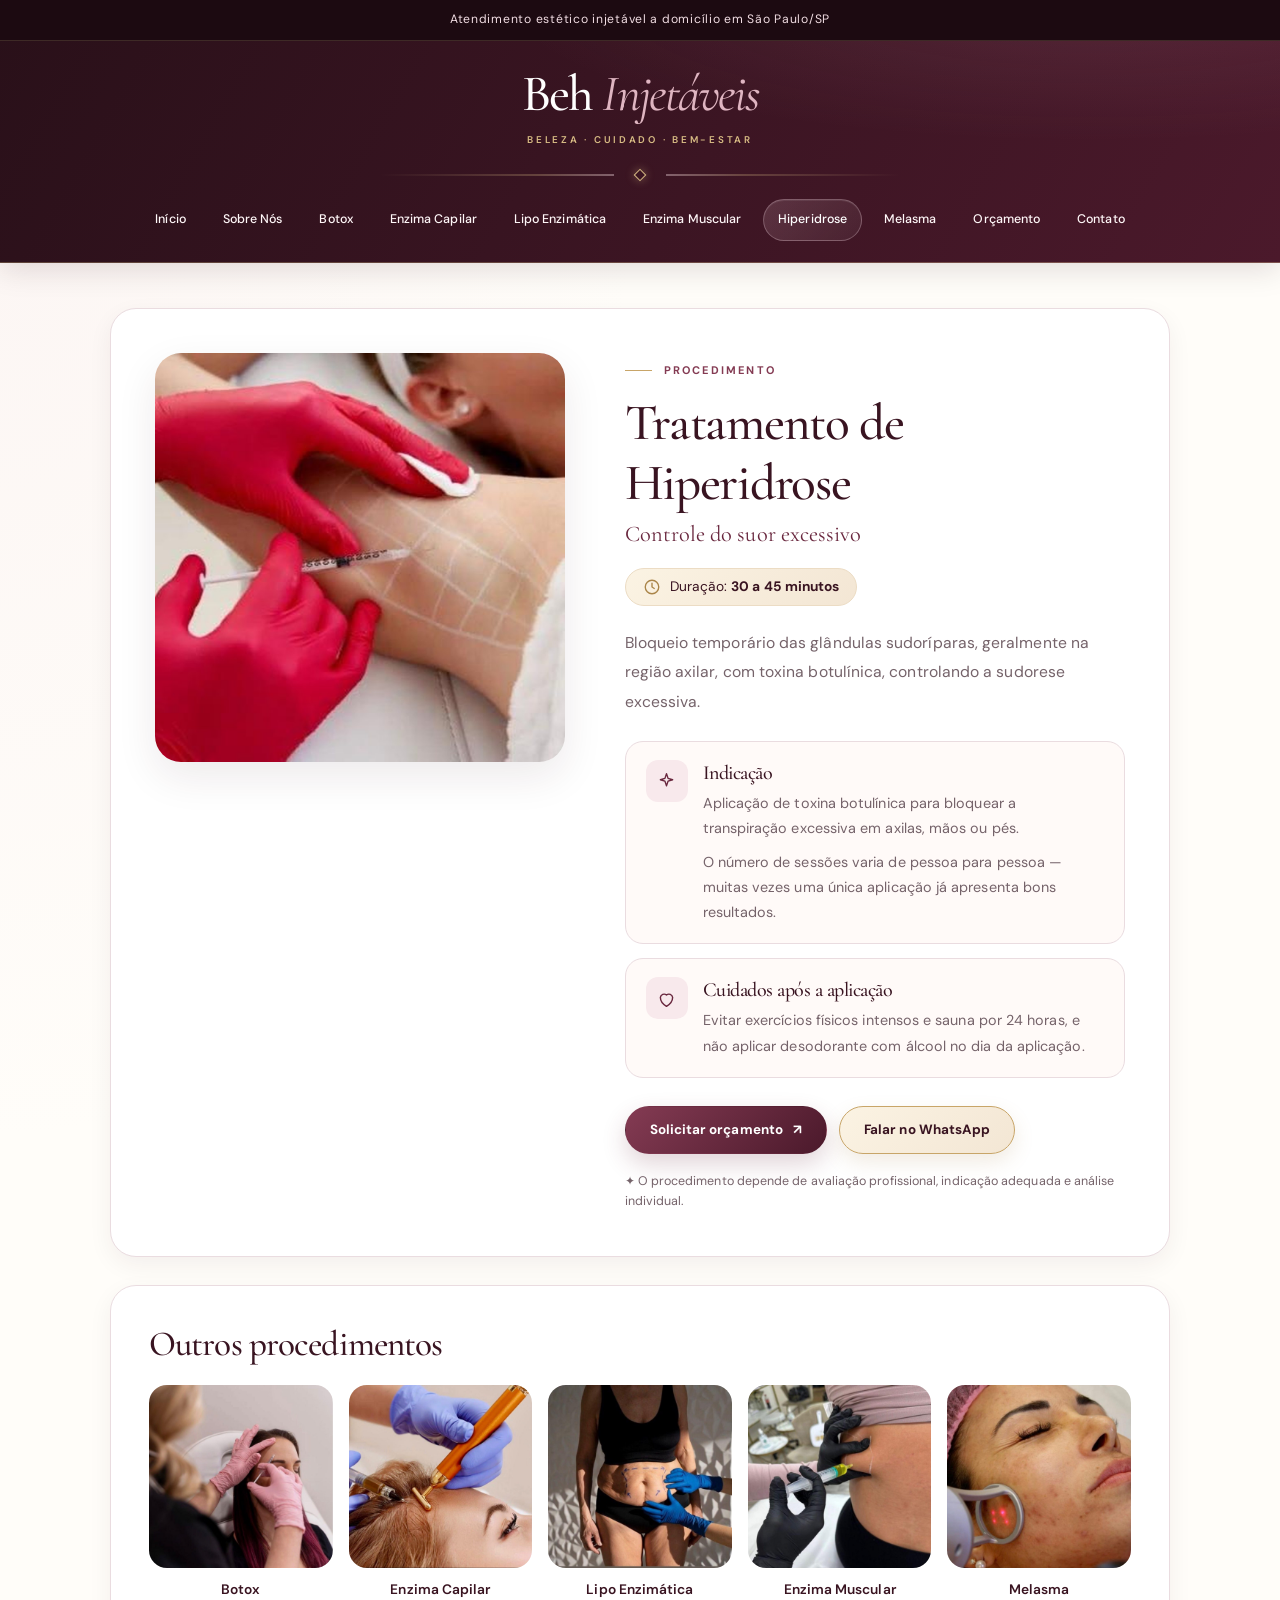
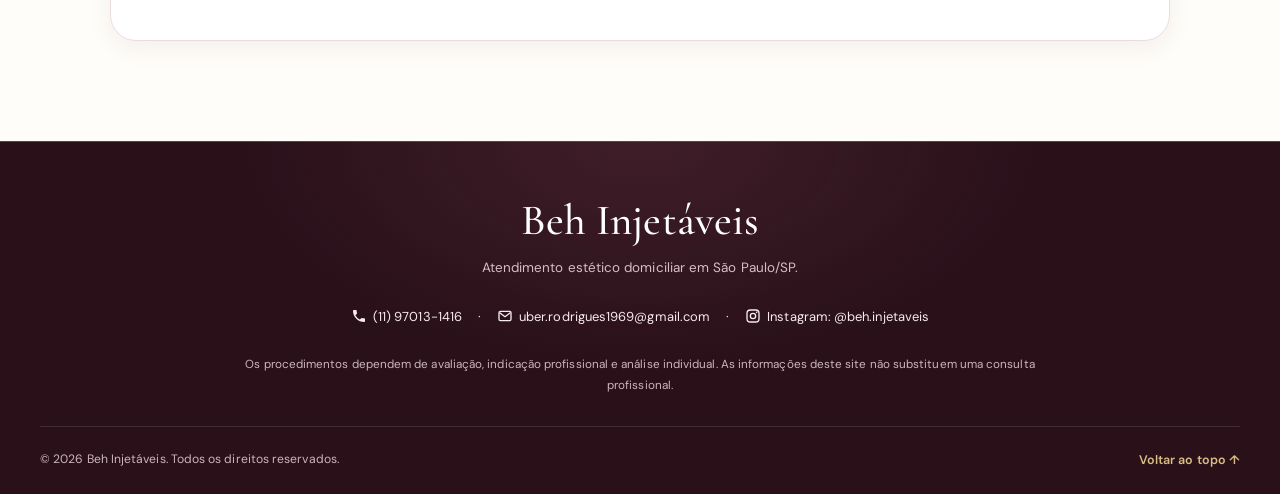
<file: paginas/hiperidrose.html>
<!DOCTYPE html>
<html lang="pt-BR">

<head>
    <meta charset="UTF-8">
    <meta name="viewport" content="width=device-width, initial-scale=1.0">
    <meta name="theme-color" content="#4c1c2d">

    <title>Hiperidrose - Beh Injetáveis</title>

    <link rel="stylesheet" href="../assets/css/style.css">
    <script src="../assets/js/script.js" defer></script>
</head>
<body>
    
<header class="site-header">
    <div class="topbar">
        <p class="header-description">Atendimento estético injetável a domicílio em São Paulo/SP</p>
    </div>
    <div class="header-content">
        <a class="brand" href="../index.html">
            <span class="brand-name">Beh <span>Injetáveis</span></span>
            <span class="brand-subtitle">BELEZA · CUIDADO · BEM-ESTAR</span>
        </a>

        <div class="header-divider" aria-hidden="true"></div>

        <button class="menu-toggle" type="button"
            aria-expanded="false" aria-controls="main-navigation">
            <span class="menu-icon" aria-hidden="true">☰</span>
            <span class="menu-label">Menu</span>
        </button>

        <nav id="main-navigation" aria-label="Navegação principal">
            <ul>
                <li><a href="../index.html">Início</a></li>
                <li><a href="sobre-nos.html">Sobre Nós</a></li>
                <li><a href="botox.html">Botox</a></li>
                <li><a href="enzima-capilar.html">Enzima Capilar</a></li>
                <li><a href="lipo-enzimatica.html">Lipo Enzimática</a></li>
                <li><a href="enzima-muscular.html">Enzima Muscular</a></li>
                <li><a href="hiperidrose.html">Hiperidrose</a></li>
                <li><a href="melasma.html">Melasma</a></li>
                <li><a href="orcamento.html">Orçamento</a></li>
                <li><a href="contato.html">Contato</a></li>
            </ul>
        </nav>
    </div>
</header>

    <main class="proc-page">
        <article class="proc-detail">
            <div class="proc-media">
                <img src="../assets/img/hiperidrose-2.jpg" alt="Aplicação para hiperidrose na região das axilas" width="520" height="520">
            </div>

            <div class="proc-content">
                <span class="eyebrow">Procedimento</span>
                <h1>Tratamento de Hiperidrose</h1>
                <p class="proc-subtitle">Controle do suor excessivo</p>

                <p class="proc-duration"><svg viewBox="0 0 24 24" aria-hidden="true" focusable="false"><circle cx="12" cy="12" r="9" fill="none" stroke="currentColor" stroke-width="1.8"/><path d="M12 7v5l3 2" fill="none" stroke="currentColor" stroke-width="1.8" stroke-linecap="round"/></svg><span>Duração: <strong>30 a 45 minutos</strong></span></p>

                <p class="proc-description">Bloqueio temporário das glândulas sudoríparas, geralmente na região axilar, com toxina botulínica, controlando a sudorese excessiva.</p>

                <div class="proc-cards">
                    <section class="proc-card">
                        <span class="proc-card-icon"><svg viewBox="0 0 24 24" aria-hidden="true" focusable="false"><path d="M12 3l1.8 5.4L19 10l-5.2 1.6L12 17l-1.8-5.4L5 10l5.2-1.6z" fill="none" stroke="currentColor" stroke-width="1.6" stroke-linejoin="round"/></svg></span>
                        <div>
                            <h2>Indicação</h2>
                            <p>Aplicação de toxina botulínica para bloquear a transpiração excessiva em axilas, mãos ou pés.</p>
                            <p>O número de sessões varia de pessoa para pessoa — muitas vezes uma única aplicação já apresenta bons resultados.</p>
                        </div>
                    </section>
                    <section class="proc-card">
                        <span class="proc-card-icon"><svg viewBox="0 0 24 24" aria-hidden="true" focusable="false"><path d="M12 21s-7-4.4-7-10.2A4.3 4.3 0 0 1 12 8a4.3 4.3 0 0 1 7 2.8C19 16.6 12 21 12 21z" fill="none" stroke="currentColor" stroke-width="1.6" stroke-linejoin="round"/></svg></span>
                        <div>
                            <h2>Cuidados após a aplicação</h2>
                            <p>Evitar exercícios físicos intensos e sauna por 24 horas, e não aplicar desodorante com álcool no dia da aplicação.</p>
                        </div>
                    </section>
                </div>

                <div class="proc-actions">
                    <a class="button button-primary" href="orcamento.html">Solicitar orçamento <span aria-hidden="true">↗</span></a>
                    <a class="button button-outline" href="https://wa.me/5511970131416" target="_blank" rel="noopener noreferrer">Falar no WhatsApp</a>
                </div>

                <p class="proc-note">✦ O procedimento depende de avaliação profissional, indicação adequada e análise individual.</p>
            </div>
        </article>

        <section class="proc-others">
            <h2>Outros procedimentos</h2>
            <div class="proc-others-grid">
                <a class="proc-other" href="botox.html">
                    <img src="../assets/img/botox.jpg" alt="" loading="lazy">
                    <span>Botox</span>
                </a>
                <a class="proc-other" href="enzima-capilar.html">
                    <img src="../assets/img/enzima-capilar.jpg" alt="" loading="lazy">
                    <span>Enzima Capilar</span>
                </a>
                <a class="proc-other" href="lipo-enzimatica.html">
                    <img src="../assets/img/lipo-enzimatica.jpg" alt="" loading="lazy">
                    <span>Lipo Enzimática</span>
                </a>
                <a class="proc-other" href="enzima-muscular.html">
                    <img src="../assets/img/enzima-muscular.jpg" alt="" loading="lazy">
                    <span>Enzima Muscular</span>
                </a>
                <a class="proc-other" href="melasma.html">
                    <img src="../assets/img/melasma.jpg" alt="" loading="lazy">
                    <span>Melasma</span>
                </a>
            </div>
        </section>
    </main>

    <footer class="site-footer">
        <div class="footer-content">
            <a class="footer-brand" href="../index.html">Beh Injetáveis</a>
            <p>Atendimento estético domiciliar em São Paulo/SP.</p>

            <div class="footer-contact">
                <a href="tel:+5511970131416">
                    <svg class="footer-icon" viewBox="0 0 24 24" aria-hidden="true" focusable="false"><path d="M6.6 10.8a15.2 15.2 0 0 0 6.6 6.6l2.2-2.2a1 1 0 0 1 1-.25 11.4 11.4 0 0 0 3.6.57 1 1 0 0 1 1 1V20a1 1 0 0 1-1 1A17 17 0 0 1 3 4a1 1 0 0 1 1-1h3.5a1 1 0 0 1 1 1c0 1.25.2 2.45.57 3.57a1 1 0 0 1-.25 1z"/></svg>
                    (11) 97013-1416
                </a>
                <span aria-hidden="true">·</span>
                <a href="mailto:uber.rodrigues1969@gmail.com">
                    <svg class="footer-icon" viewBox="0 0 24 24" aria-hidden="true" focusable="false"><rect x="3" y="5" width="18" height="14" rx="2" fill="none" stroke="currentColor" stroke-width="2"/><path d="m4 7 8 6 8-6" fill="none" stroke="currentColor" stroke-width="2" stroke-linejoin="round"/></svg>
                    uber.rodrigues1969@gmail.com
                </a>
                <span aria-hidden="true">·</span>
                <a href="https://www.instagram.com/beh.injetaveis/" target="_blank" rel="noopener noreferrer">
                    <svg class="footer-icon" viewBox="0 0 24 24" aria-hidden="true" focusable="false"><rect x="3" y="3" width="18" height="18" rx="5" fill="none" stroke="currentColor" stroke-width="2"/><circle cx="12" cy="12" r="4" fill="none" stroke="currentColor" stroke-width="2"/><circle cx="17.5" cy="6.5" r="1.2"/></svg>
                    Instagram: @beh.injetaveis
                </a>
            </div>

            <p class="footer-disclaimer">
                Os procedimentos dependem de avaliação, indicação profissional
                e análise individual. As informações deste site não substituem
                uma consulta profissional.
            </p>

            <div class="footer-bottom">
                <p>&copy; <span data-current-year>2026</span> Beh Injetáveis.
                    Todos os direitos reservados.</p>
                <a href="#topo" data-back-to-top>Voltar ao topo ↑</a>
            </div>
        </div>
    </footer>
</body>
</html>
</file>
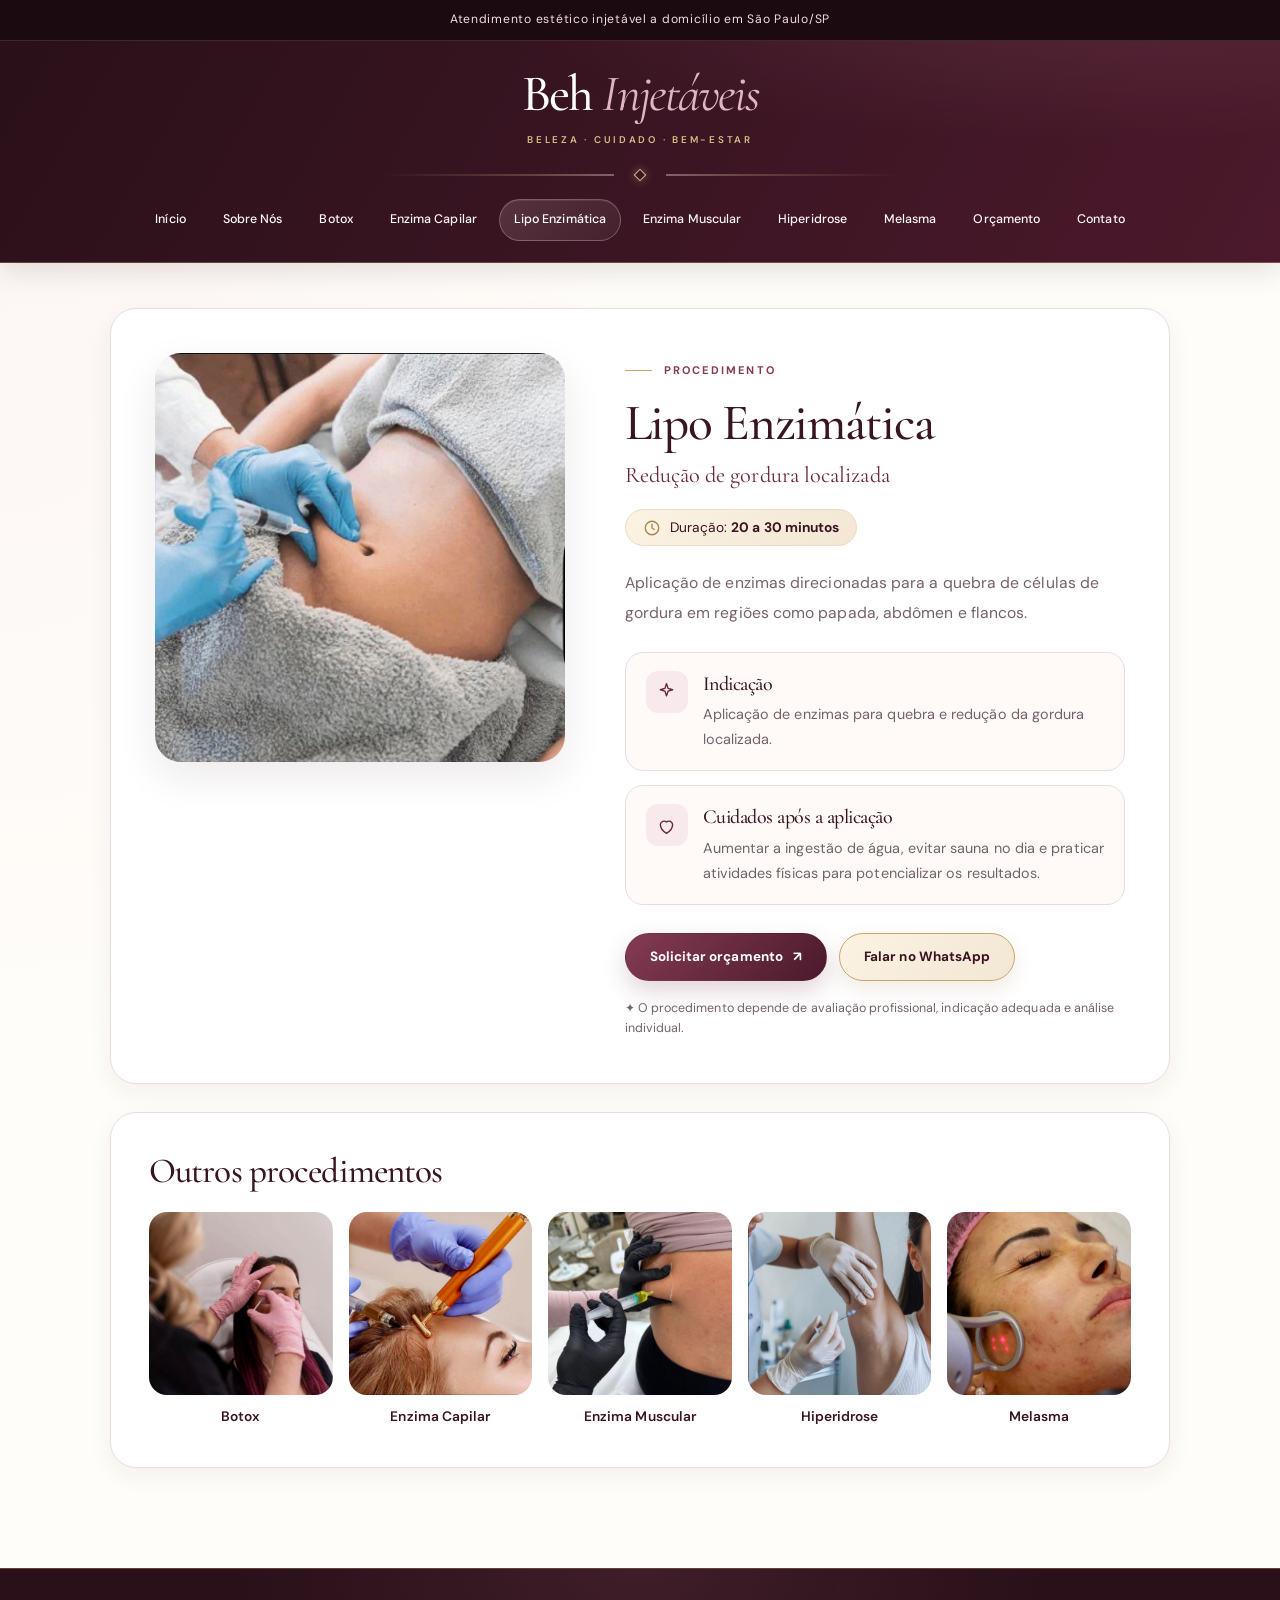
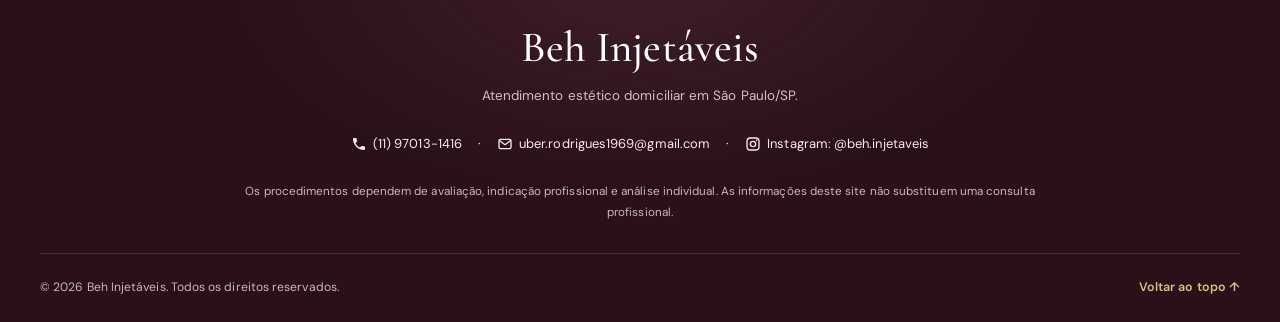
<file: paginas/lipo-enzimatica.html>
<!DOCTYPE html>
<html lang="pt-BR">

<head>
    <meta charset="UTF-8">
    <meta name="viewport" content="width=device-width, initial-scale=1.0">
    <meta name="theme-color" content="#4c1c2d">

    <title>Lipo Enzimática - Beh Injetáveis</title>

    <link rel="stylesheet" href="../assets/css/style.css">
    <script src="../assets/js/script.js" defer></script>
</head>
<body>
    
<header class="site-header">
    <div class="topbar">
        <p class="header-description">Atendimento estético injetável a domicílio em São Paulo/SP</p>
    </div>
    <div class="header-content">
        <a class="brand" href="../index.html">
            <span class="brand-name">Beh <span>Injetáveis</span></span>
            <span class="brand-subtitle">BELEZA · CUIDADO · BEM-ESTAR</span>
        </a>

        <div class="header-divider" aria-hidden="true"></div>

        <button class="menu-toggle" type="button"
            aria-expanded="false" aria-controls="main-navigation">
            <span class="menu-icon" aria-hidden="true">☰</span>
            <span class="menu-label">Menu</span>
        </button>

        <nav id="main-navigation" aria-label="Navegação principal">
            <ul>
                <li><a href="../index.html">Início</a></li>
                <li><a href="sobre-nos.html">Sobre Nós</a></li>
                <li><a href="botox.html">Botox</a></li>
                <li><a href="enzima-capilar.html">Enzima Capilar</a></li>
                <li><a href="lipo-enzimatica.html">Lipo Enzimática</a></li>
                <li><a href="enzima-muscular.html">Enzima Muscular</a></li>
                <li><a href="hiperidrose.html">Hiperidrose</a></li>
                <li><a href="melasma.html">Melasma</a></li>
                <li><a href="orcamento.html">Orçamento</a></li>
                <li><a href="contato.html">Contato</a></li>
            </ul>
        </nav>
    </div>
</header>

    <main class="proc-page">
        <article class="proc-detail">
            <div class="proc-media">
                <img src="../assets/img/lipo-enzimatica-2.jpg" alt="Aplicação de lipo enzimática na região abdominal" width="520" height="520">
            </div>

            <div class="proc-content">
                <span class="eyebrow">Procedimento</span>
                <h1>Lipo Enzimática</h1>
                <p class="proc-subtitle">Redução de gordura localizada</p>

                <p class="proc-duration"><svg viewBox="0 0 24 24" aria-hidden="true" focusable="false"><circle cx="12" cy="12" r="9" fill="none" stroke="currentColor" stroke-width="1.8"/><path d="M12 7v5l3 2" fill="none" stroke="currentColor" stroke-width="1.8" stroke-linecap="round"/></svg><span>Duração: <strong>20 a 30 minutos</strong></span></p>

                <p class="proc-description">Aplicação de enzimas direcionadas para a quebra de células de gordura em regiões como papada, abdômen e flancos.</p>

                <div class="proc-cards">
                    <section class="proc-card">
                        <span class="proc-card-icon"><svg viewBox="0 0 24 24" aria-hidden="true" focusable="false"><path d="M12 3l1.8 5.4L19 10l-5.2 1.6L12 17l-1.8-5.4L5 10l5.2-1.6z" fill="none" stroke="currentColor" stroke-width="1.6" stroke-linejoin="round"/></svg></span>
                        <div>
                            <h2>Indicação</h2>
                            <p>Aplicação de enzimas para quebra e redução da gordura localizada.</p>
                        </div>
                    </section>
                    <section class="proc-card">
                        <span class="proc-card-icon"><svg viewBox="0 0 24 24" aria-hidden="true" focusable="false"><path d="M12 21s-7-4.4-7-10.2A4.3 4.3 0 0 1 12 8a4.3 4.3 0 0 1 7 2.8C19 16.6 12 21 12 21z" fill="none" stroke="currentColor" stroke-width="1.6" stroke-linejoin="round"/></svg></span>
                        <div>
                            <h2>Cuidados após a aplicação</h2>
                            <p>Aumentar a ingestão de água, evitar sauna no dia e praticar atividades físicas para potencializar os resultados.</p>
                        </div>
                    </section>
                </div>

                <div class="proc-actions">
                    <a class="button button-primary" href="orcamento.html">Solicitar orçamento <span aria-hidden="true">↗</span></a>
                    <a class="button button-outline" href="https://wa.me/5511970131416" target="_blank" rel="noopener noreferrer">Falar no WhatsApp</a>
                </div>

                <p class="proc-note">✦ O procedimento depende de avaliação profissional, indicação adequada e análise individual.</p>
            </div>
        </article>

        <section class="proc-others">
            <h2>Outros procedimentos</h2>
            <div class="proc-others-grid">
                <a class="proc-other" href="botox.html">
                    <img src="../assets/img/botox.jpg" alt="" loading="lazy">
                    <span>Botox</span>
                </a>
                <a class="proc-other" href="enzima-capilar.html">
                    <img src="../assets/img/enzima-capilar.jpg" alt="" loading="lazy">
                    <span>Enzima Capilar</span>
                </a>
                <a class="proc-other" href="enzima-muscular.html">
                    <img src="../assets/img/enzima-muscular.jpg" alt="" loading="lazy">
                    <span>Enzima Muscular</span>
                </a>
                <a class="proc-other" href="hiperidrose.html">
                    <img src="../assets/img/hiperidrose.jpg" alt="" loading="lazy">
                    <span>Hiperidrose</span>
                </a>
                <a class="proc-other" href="melasma.html">
                    <img src="../assets/img/melasma.jpg" alt="" loading="lazy">
                    <span>Melasma</span>
                </a>
            </div>
        </section>
    </main>

    <footer class="site-footer">
        <div class="footer-content">
            <a class="footer-brand" href="../index.html">Beh Injetáveis</a>
            <p>Atendimento estético domiciliar em São Paulo/SP.</p>

            <div class="footer-contact">
                <a href="tel:+5511970131416">
                    <svg class="footer-icon" viewBox="0 0 24 24" aria-hidden="true" focusable="false"><path d="M6.6 10.8a15.2 15.2 0 0 0 6.6 6.6l2.2-2.2a1 1 0 0 1 1-.25 11.4 11.4 0 0 0 3.6.57 1 1 0 0 1 1 1V20a1 1 0 0 1-1 1A17 17 0 0 1 3 4a1 1 0 0 1 1-1h3.5a1 1 0 0 1 1 1c0 1.25.2 2.45.57 3.57a1 1 0 0 1-.25 1z"/></svg>
                    (11) 97013-1416
                </a>
                <span aria-hidden="true">·</span>
                <a href="mailto:uber.rodrigues1969@gmail.com">
                    <svg class="footer-icon" viewBox="0 0 24 24" aria-hidden="true" focusable="false"><rect x="3" y="5" width="18" height="14" rx="2" fill="none" stroke="currentColor" stroke-width="2"/><path d="m4 7 8 6 8-6" fill="none" stroke="currentColor" stroke-width="2" stroke-linejoin="round"/></svg>
                    uber.rodrigues1969@gmail.com
                </a>
                <span aria-hidden="true">·</span>
                <a href="https://www.instagram.com/beh.injetaveis/" target="_blank" rel="noopener noreferrer">
                    <svg class="footer-icon" viewBox="0 0 24 24" aria-hidden="true" focusable="false"><rect x="3" y="3" width="18" height="18" rx="5" fill="none" stroke="currentColor" stroke-width="2"/><circle cx="12" cy="12" r="4" fill="none" stroke="currentColor" stroke-width="2"/><circle cx="17.5" cy="6.5" r="1.2"/></svg>
                    Instagram: @beh.injetaveis
                </a>
            </div>

            <p class="footer-disclaimer">
                Os procedimentos dependem de avaliação, indicação profissional
                e análise individual. As informações deste site não substituem
                uma consulta profissional.
            </p>

            <div class="footer-bottom">
                <p>&copy; <span data-current-year>2026</span> Beh Injetáveis.
                    Todos os direitos reservados.</p>
                <a href="#topo" data-back-to-top>Voltar ao topo ↑</a>
            </div>
        </div>
    </footer>
</body>
</html>
</file>
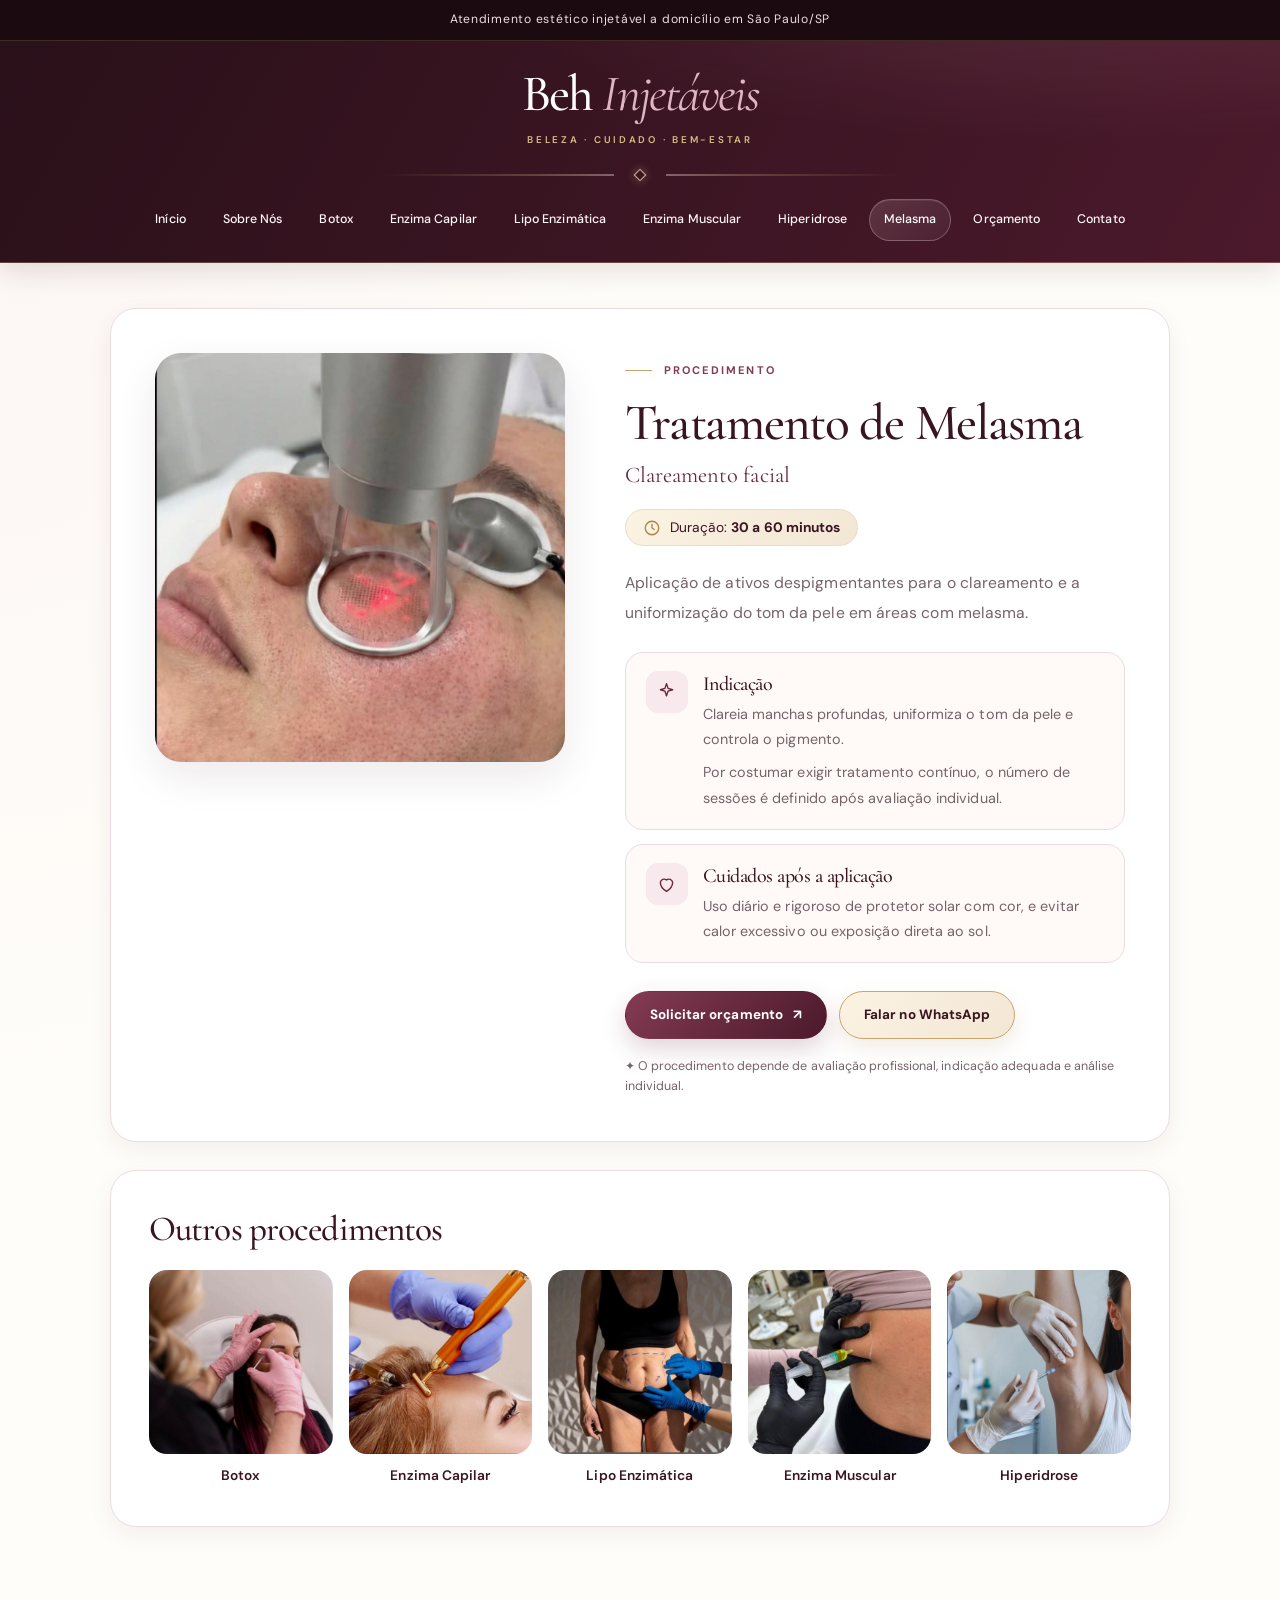
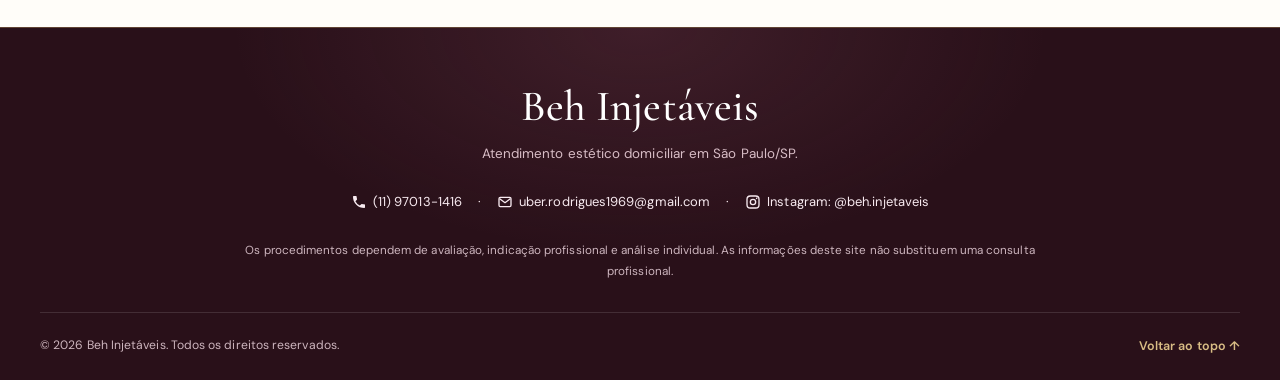
<file: paginas/melasma.html>
<!DOCTYPE html>
<html lang="pt-BR">

<head>
    <meta charset="UTF-8">
    <meta name="viewport" content="width=device-width, initial-scale=1.0">
    <meta name="theme-color" content="#4c1c2d">

    <title>Melasma - Beh Injetáveis</title>

    <link rel="stylesheet" href="../assets/css/style.css">
    <script src="../assets/js/script.js" defer></script>
</head>
<body>
    
<header class="site-header">
    <div class="topbar">
        <p class="header-description">Atendimento estético injetável a domicílio em São Paulo/SP</p>
    </div>
    <div class="header-content">
        <a class="brand" href="../index.html">
            <span class="brand-name">Beh <span>Injetáveis</span></span>
            <span class="brand-subtitle">BELEZA · CUIDADO · BEM-ESTAR</span>
        </a>

        <div class="header-divider" aria-hidden="true"></div>

        <button class="menu-toggle" type="button"
            aria-expanded="false" aria-controls="main-navigation">
            <span class="menu-icon" aria-hidden="true">☰</span>
            <span class="menu-label">Menu</span>
        </button>

        <nav id="main-navigation" aria-label="Navegação principal">
            <ul>
                <li><a href="../index.html">Início</a></li>
                <li><a href="sobre-nos.html">Sobre Nós</a></li>
                <li><a href="botox.html">Botox</a></li>
                <li><a href="enzima-capilar.html">Enzima Capilar</a></li>
                <li><a href="lipo-enzimatica.html">Lipo Enzimática</a></li>
                <li><a href="enzima-muscular.html">Enzima Muscular</a></li>
                <li><a href="hiperidrose.html">Hiperidrose</a></li>
                <li><a href="melasma.html">Melasma</a></li>
                <li><a href="orcamento.html">Orçamento</a></li>
                <li><a href="contato.html">Contato</a></li>
            </ul>
        </nav>
    </div>
</header>

    <main class="proc-page">
        <article class="proc-detail">
            <div class="proc-media">
                <img src="../assets/img/melasma-2.jpg" alt="Tratamento de melasma com aparelho a laser no rosto" width="520" height="520">
            </div>

            <div class="proc-content">
                <span class="eyebrow">Procedimento</span>
                <h1>Tratamento de Melasma</h1>
                <p class="proc-subtitle">Clareamento facial</p>

                <p class="proc-duration"><svg viewBox="0 0 24 24" aria-hidden="true" focusable="false"><circle cx="12" cy="12" r="9" fill="none" stroke="currentColor" stroke-width="1.8"/><path d="M12 7v5l3 2" fill="none" stroke="currentColor" stroke-width="1.8" stroke-linecap="round"/></svg><span>Duração: <strong>30 a 60 minutos</strong></span></p>

                <p class="proc-description">Aplicação de ativos despigmentantes para o clareamento e a uniformização do tom da pele em áreas com melasma.</p>

                <div class="proc-cards">
                    <section class="proc-card">
                        <span class="proc-card-icon"><svg viewBox="0 0 24 24" aria-hidden="true" focusable="false"><path d="M12 3l1.8 5.4L19 10l-5.2 1.6L12 17l-1.8-5.4L5 10l5.2-1.6z" fill="none" stroke="currentColor" stroke-width="1.6" stroke-linejoin="round"/></svg></span>
                        <div>
                            <h2>Indicação</h2>
                            <p>Clareia manchas profundas, uniformiza o tom da pele e controla o pigmento.</p>
                            <p>Por costumar exigir tratamento contínuo, o número de sessões é definido após avaliação individual.</p>
                        </div>
                    </section>
                    <section class="proc-card">
                        <span class="proc-card-icon"><svg viewBox="0 0 24 24" aria-hidden="true" focusable="false"><path d="M12 21s-7-4.4-7-10.2A4.3 4.3 0 0 1 12 8a4.3 4.3 0 0 1 7 2.8C19 16.6 12 21 12 21z" fill="none" stroke="currentColor" stroke-width="1.6" stroke-linejoin="round"/></svg></span>
                        <div>
                            <h2>Cuidados após a aplicação</h2>
                            <p>Uso diário e rigoroso de protetor solar com cor, e evitar calor excessivo ou exposição direta ao sol.</p>
                        </div>
                    </section>
                </div>

                <div class="proc-actions">
                    <a class="button button-primary" href="orcamento.html">Solicitar orçamento <span aria-hidden="true">↗</span></a>
                    <a class="button button-outline" href="https://wa.me/5511970131416" target="_blank" rel="noopener noreferrer">Falar no WhatsApp</a>
                </div>

                <p class="proc-note">✦ O procedimento depende de avaliação profissional, indicação adequada e análise individual.</p>
            </div>
        </article>

        <section class="proc-others">
            <h2>Outros procedimentos</h2>
            <div class="proc-others-grid">
                <a class="proc-other" href="botox.html">
                    <img src="../assets/img/botox.jpg" alt="" loading="lazy">
                    <span>Botox</span>
                </a>
                <a class="proc-other" href="enzima-capilar.html">
                    <img src="../assets/img/enzima-capilar.jpg" alt="" loading="lazy">
                    <span>Enzima Capilar</span>
                </a>
                <a class="proc-other" href="lipo-enzimatica.html">
                    <img src="../assets/img/lipo-enzimatica.jpg" alt="" loading="lazy">
                    <span>Lipo Enzimática</span>
                </a>
                <a class="proc-other" href="enzima-muscular.html">
                    <img src="../assets/img/enzima-muscular.jpg" alt="" loading="lazy">
                    <span>Enzima Muscular</span>
                </a>
                <a class="proc-other" href="hiperidrose.html">
                    <img src="../assets/img/hiperidrose.jpg" alt="" loading="lazy">
                    <span>Hiperidrose</span>
                </a>
            </div>
        </section>
    </main>

    <footer class="site-footer">
        <div class="footer-content">
            <a class="footer-brand" href="../index.html">Beh Injetáveis</a>
            <p>Atendimento estético domiciliar em São Paulo/SP.</p>

            <div class="footer-contact">
                <a href="tel:+5511970131416">
                    <svg class="footer-icon" viewBox="0 0 24 24" aria-hidden="true" focusable="false"><path d="M6.6 10.8a15.2 15.2 0 0 0 6.6 6.6l2.2-2.2a1 1 0 0 1 1-.25 11.4 11.4 0 0 0 3.6.57 1 1 0 0 1 1 1V20a1 1 0 0 1-1 1A17 17 0 0 1 3 4a1 1 0 0 1 1-1h3.5a1 1 0 0 1 1 1c0 1.25.2 2.45.57 3.57a1 1 0 0 1-.25 1z"/></svg>
                    (11) 97013-1416
                </a>
                <span aria-hidden="true">·</span>
                <a href="mailto:uber.rodrigues1969@gmail.com">
                    <svg class="footer-icon" viewBox="0 0 24 24" aria-hidden="true" focusable="false"><rect x="3" y="5" width="18" height="14" rx="2" fill="none" stroke="currentColor" stroke-width="2"/><path d="m4 7 8 6 8-6" fill="none" stroke="currentColor" stroke-width="2" stroke-linejoin="round"/></svg>
                    uber.rodrigues1969@gmail.com
                </a>
                <span aria-hidden="true">·</span>
                <a href="https://www.instagram.com/beh.injetaveis/" target="_blank" rel="noopener noreferrer">
                    <svg class="footer-icon" viewBox="0 0 24 24" aria-hidden="true" focusable="false"><rect x="3" y="3" width="18" height="18" rx="5" fill="none" stroke="currentColor" stroke-width="2"/><circle cx="12" cy="12" r="4" fill="none" stroke="currentColor" stroke-width="2"/><circle cx="17.5" cy="6.5" r="1.2"/></svg>
                    Instagram: @beh.injetaveis
                </a>
            </div>

            <p class="footer-disclaimer">
                Os procedimentos dependem de avaliação, indicação profissional
                e análise individual. As informações deste site não substituem
                uma consulta profissional.
            </p>

            <div class="footer-bottom">
                <p>&copy; <span data-current-year>2026</span> Beh Injetáveis.
                    Todos os direitos reservados.</p>
                <a href="#topo" data-back-to-top>Voltar ao topo ↑</a>
            </div>
        </div>
    </footer>
</body>
</html>
</file>
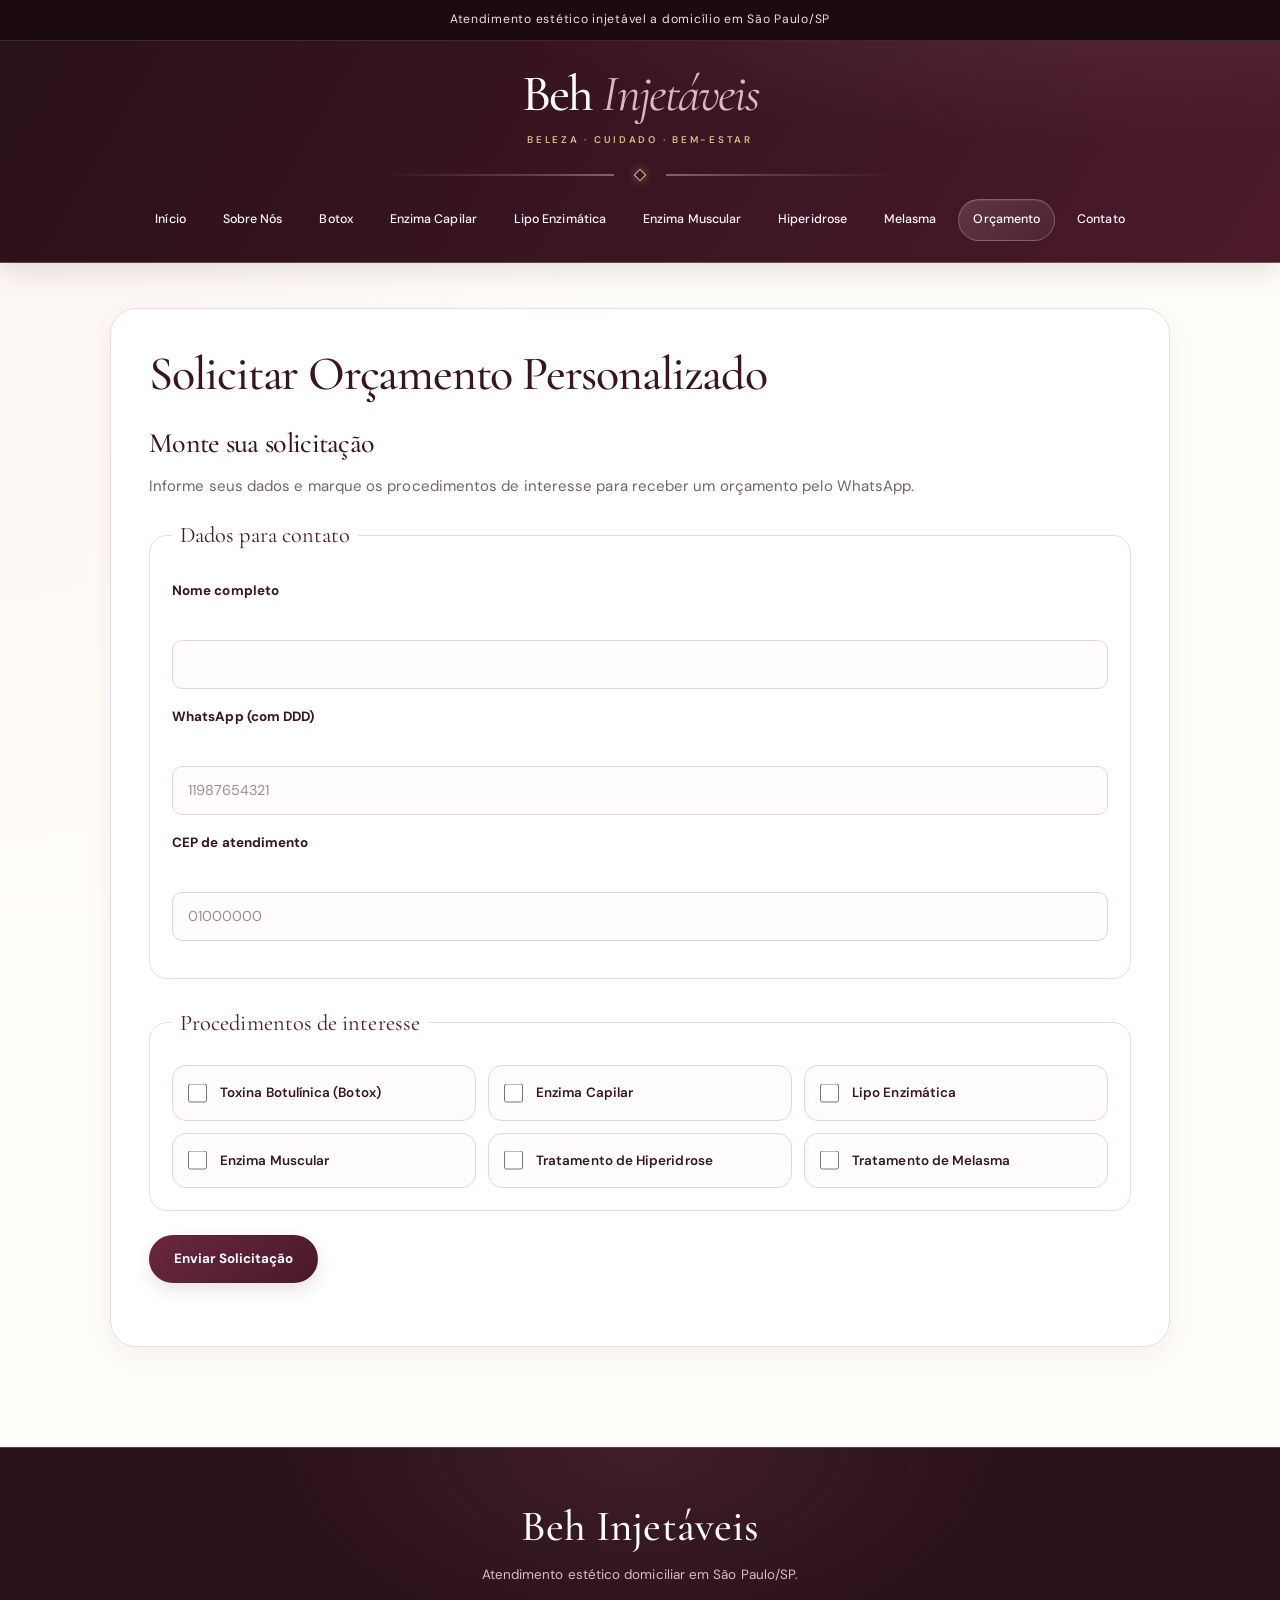
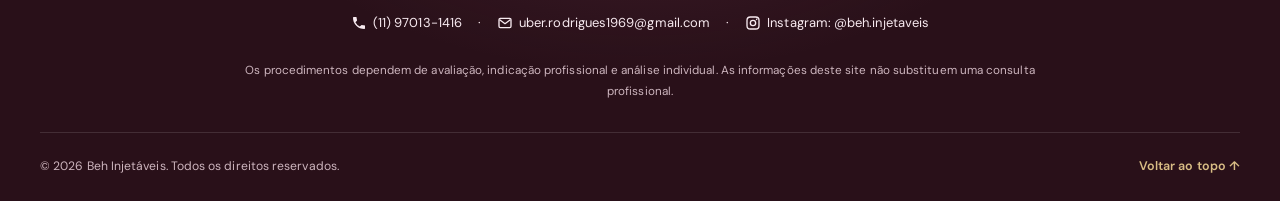
<file: paginas/orcamento.html>
<!DOCTYPE html>
<html lang="pt-BR">

<head>
    <meta charset="UTF-8">
    <meta name="viewport" content="width=device-width, initial-scale=1.0">
    <meta name="theme-color" content="#4c1c2d">

    <title>Orçamento - Beh Injetáveis</title>

    <link rel="stylesheet" href="../assets/css/style.css">
    <script src="../assets/js/script.js" defer></script>
</head>
<body>
    
<header class="site-header">
    <div class="topbar">
        <p class="header-description">Atendimento estético injetável a domicílio em São Paulo/SP</p>
    </div>
    <div class="header-content">
        <a class="brand" href="../index.html">
            <span class="brand-name">Beh <span>Injetáveis</span></span>
            <span class="brand-subtitle">BELEZA · CUIDADO · BEM-ESTAR</span>
        </a>

        <div class="header-divider" aria-hidden="true"></div>

        <button class="menu-toggle" type="button"
            aria-expanded="false" aria-controls="main-navigation">
            <span class="menu-icon" aria-hidden="true">☰</span>
            <span class="menu-label">Menu</span>
        </button>

        <nav id="main-navigation" aria-label="Navegação principal">
            <ul>
                <li><a href="../index.html">Início</a></li>
                <li><a href="sobre-nos.html">Sobre Nós</a></li>
                <li><a href="botox.html">Botox</a></li>
                <li><a href="enzima-capilar.html">Enzima Capilar</a></li>
                <li><a href="lipo-enzimatica.html">Lipo Enzimática</a></li>
                <li><a href="enzima-muscular.html">Enzima Muscular</a></li>
                <li><a href="hiperidrose.html">Hiperidrose</a></li>
                <li><a href="melasma.html">Melasma</a></li>
                <li><a href="orcamento.html">Orçamento</a></li>
                <li><a href="contato.html">Contato</a></li>
            </ul>
        </nav>
    </div>
</header>

    <main>
        <section>
            <h1>Solicitar Orçamento Personalizado</h1>

            <article>
                <h2>Monte sua solicitação</h2>
                <p>Informe seus dados e marque os procedimentos de interesse para receber um orçamento pelo WhatsApp.</p>

                <form action="#" method="post">
                    <fieldset>
                        <legend>Dados para contato</legend>

                        <p>
                            <label for="nome-orcamento">Nome completo</label><br>
                            <input type="text" id="nome-orcamento" name="nome" required minlength="3">
                        </p>

                        <p>
                            <label for="whatsapp">WhatsApp (com DDD)</label><br>
                            <input type="tel" id="whatsapp" name="whatsapp" required
                                   pattern="[0-9]{11}" placeholder="11987654321">
                        </p>

                        <p>
                            <label for="cep">CEP de atendimento</label><br>
                            <input type="text" id="cep" name="cep" required
                                   pattern="[0-9]{8}" placeholder="01000000"
                                   title="Apenas os 8 números do CEP, sem hífen">
                        </p>
                    </fieldset>

                    <fieldset class="procedure-options">
                        <legend>Procedimentos de interesse</legend>

                        <p>
                            <input type="checkbox" id="p1" name="procedimento" value="botox">
                            <label for="p1">Toxina Botulínica (Botox)</label>
                        </p>
                        <p>
                            <input type="checkbox" id="p2" name="procedimento" value="enzima-capilar">
                            <label for="p2">Enzima Capilar</label>
                        </p>
                        <p>
                            <input type="checkbox" id="p3" name="procedimento" value="lipo-enzimatica">
                            <label for="p3">Lipo Enzimática</label>
                        </p>
                        <p>
                            <input type="checkbox" id="p4" name="procedimento" value="enzima-muscular">
                            <label for="p4">Enzima Muscular</label>
                        </p>
                        <p>
                            <input type="checkbox" id="p5" name="procedimento" value="hiperidrose">
                            <label for="p5">Tratamento de Hiperidrose</label>
                        </p>
                        <p>
                            <input type="checkbox" id="p6" name="procedimento" value="melasma">
                            <label for="p6">Tratamento de Melasma</label>
                        </p>
                    </fieldset>

                    <button type="submit">Enviar Solicitação</button>
                </form>
            </article>
        </section>

    </main>

    <footer class="site-footer">
        <div class="footer-content">
            <a class="footer-brand" href="../index.html">Beh Injetáveis</a>
            <p>Atendimento estético domiciliar em São Paulo/SP.</p>

            <div class="footer-contact">
                <a href="tel:+5511970131416">
                    <svg class="footer-icon" viewBox="0 0 24 24" aria-hidden="true" focusable="false"><path d="M6.6 10.8a15.2 15.2 0 0 0 6.6 6.6l2.2-2.2a1 1 0 0 1 1-.25 11.4 11.4 0 0 0 3.6.57 1 1 0 0 1 1 1V20a1 1 0 0 1-1 1A17 17 0 0 1 3 4a1 1 0 0 1 1-1h3.5a1 1 0 0 1 1 1c0 1.25.2 2.45.57 3.57a1 1 0 0 1-.25 1z"/></svg>
                    (11) 97013-1416
                </a>
                <span aria-hidden="true">·</span>
                <a href="mailto:uber.rodrigues1969@gmail.com">
                    <svg class="footer-icon" viewBox="0 0 24 24" aria-hidden="true" focusable="false"><rect x="3" y="5" width="18" height="14" rx="2" fill="none" stroke="currentColor" stroke-width="2"/><path d="m4 7 8 6 8-6" fill="none" stroke="currentColor" stroke-width="2" stroke-linejoin="round"/></svg>
                    uber.rodrigues1969@gmail.com
                </a>
                <span aria-hidden="true">·</span>
                <a href="https://www.instagram.com/beh.injetaveis/" target="_blank" rel="noopener noreferrer">
                    <svg class="footer-icon" viewBox="0 0 24 24" aria-hidden="true" focusable="false"><rect x="3" y="3" width="18" height="18" rx="5" fill="none" stroke="currentColor" stroke-width="2"/><circle cx="12" cy="12" r="4" fill="none" stroke="currentColor" stroke-width="2"/><circle cx="17.5" cy="6.5" r="1.2"/></svg>
                    Instagram: @beh.injetaveis
                </a>
            </div>

            <p class="footer-disclaimer">
                Os procedimentos dependem de avaliação, indicação profissional
                e análise individual. As informações deste site não substituem
                uma consulta profissional.
            </p>

            <div class="footer-bottom">
                <p>&copy; <span data-current-year>2026</span> Beh Injetáveis.
                    Todos os direitos reservados.</p>
                <a href="#topo" data-back-to-top>Voltar ao topo ↑</a>
            </div>
        </div>
    </footer>
</body>
</html>
</file>
<file: assets/css/style.css>
/* ============================================================
   BEH INJETÁVEIS — LUXURY BEAUTY EXPERIENCE
   Identidade visual premium | Vinho, champagne, rosé e marfim
   Compatível com index.html e páginas dentro de /paginas/
   ============================================================ */

/* FONTES PREMIUM */
@import url('https://fonts.googleapis.com/css2?family=Cormorant+Garamond:wght@400;500;600;700&family=DM+Sans:wght@400;500;600;700&display=swap');

/* ============================================================
   01. VARIÁVEIS E CONFIGURAÇÕES
   ============================================================ */

:root {
    --wine-950: #291019;
    --wine-900: #391421;
    --wine-800: #4b192b;
    --wine-700: #69273e;
    --wine-600: #843b53;
    --wine-500: #a25d72;

    --rose-100: #f8e9ec;
    --rose-200: #efd5dc;
    --rose-300: #dfb5c1;
    --rose-400: #c990a1;

    --gold-100: #f9eed5;
    --gold-300: #d9bd85;
    --gold-400: #c8a568;
    --gold-500: #aa8549;

    --ivory: #fffdf9;
    --cream: #faf5f0;
    --cream-2: #f3eae3;
    --white: #ffffff;

    --text: #35242a;
    --text-soft: #75636a;
    --text-light: #a08c93;

    --border: #eadce0;
    --border-dark: rgba(255, 255, 255, .13);

    --font-display: 'Cormorant Garamond', Georgia, serif;
    --font-body: 'DM Sans', 'Segoe UI', Arial, sans-serif;

    --shadow-soft: 0 8px 25px rgba(57, 20, 33, .06);
    --shadow-card: 0 15px 40px rgba(57, 20, 33, .09);
    --shadow-hover: 0 24px 55px rgba(57, 20, 33, .15);
    --shadow-wine: 0 12px 28px rgba(105, 39, 62, .23);

    --radius-sm: 10px;
    --radius-md: 18px;
    --radius-lg: 26px;
    --radius-xl: 34px;

    --container: 1200px;

    --transition: .3s cubic-bezier(.2, .7, .2, 1);
}

/* ============================================================
   02. RESET GLOBAL
   ============================================================ */

* {
    box-sizing: border-box;
}

html {
    scroll-behavior: smooth;
    scroll-padding-top: 35px;
    -webkit-text-size-adjust: 100%;
}

body {
    min-height: 100vh;
    margin: 0;
    overflow-x: hidden;

    color: var(--text);
    background:
        radial-gradient(ellipse at 0% 10%, rgba(239, 213, 220, .18), transparent 35%),
        var(--ivory);

    font-family: var(--font-body);
    font-size: 15px;
    line-height: 1.8;
    font-weight: 400;
    letter-spacing: .005em;

    -webkit-font-smoothing: antialiased;
    -moz-osx-font-smoothing: grayscale;
}

body,
button,
input,
select,
textarea {
    font-family: var(--font-body);
}

img,
video,
iframe {
    max-width: 100%;
}

img {
    display: block;
}

button,
input,
select,
textarea {
    font-size: inherit;
}

button {
    cursor: pointer;
}

a {
    color: var(--wine-700);
    text-decoration: none;
    transition:
        color var(--transition),
        background var(--transition),
        border-color var(--transition),
        transform var(--transition),
        box-shadow var(--transition);
}

a:hover {
    color: var(--wine-500);
}

button:focus-visible,
a:focus-visible,
input:focus-visible,
select:focus-visible,
textarea:focus-visible {
    outline: 3px solid var(--gold-400);
    outline-offset: 4px;
}

::selection {
    color: var(--white);
    background: var(--wine-700);
}

hr {
    height: 1px;
    margin: 28px 0;
    border: 0;
    background: linear-gradient(90deg, transparent, var(--rose-300), transparent);
}

[hidden] {
    display: none !important;
}

/* ============================================================
   03. TIPOGRAFIA
   ============================================================ */

h1,
h2,
h3,
h4,
h5,
h6 {
    margin-top: 0;
    color: var(--wine-900);
    font-family: var(--font-display);
    font-weight: 500;
    letter-spacing: -.025em;
    line-height: 1.16;
}

h1 {
    font-size: clamp(2.8rem, 6vw, 5.5rem);
}

h2 {
    font-size: clamp(2.2rem, 4.4vw, 3.7rem);
}

h3 {
    font-size: clamp(1.45rem, 2.3vw, 2rem);
}

h4 {
    font-size: 1.35rem;
}

p {
    margin-top: 0;
}

strong,
b {
    color: var(--wine-900);
    font-weight: 700;
}

small {
    font-size: .82rem;
}

.eyebrow {
    display: inline-flex;
    align-items: center;
    gap: 12px;
    margin-bottom: 16px;

    color: var(--wine-600);
    font-family: var(--font-body);
    font-size: .69rem;
    font-weight: 700;
    letter-spacing: .2em;
    line-height: 1.5;
    text-transform: uppercase;
}

.eyebrow::before {
    width: 27px;
    height: 1px;
    background: var(--gold-400);
    content: "";
}

.section-heading {
    max-width: 760px;
    margin: 0 auto 48px;
    text-align: center;
}

.section-heading h2 {
    margin-bottom: 18px;
}

.section-heading p {
    max-width: 650px;
    margin: 0 auto;
    color: var(--text-soft);
    font-size: .97rem;
    line-height: 1.9;
}

/* ============================================================
   04. CABEÇALHO PREMIUM
   ============================================================ */

.site-header {
    position: relative;
    z-index: 100;

    color: var(--white);
    background:
        radial-gradient(ellipse at 85% 0%, rgba(201, 144, 161, .13), transparent 38%),
        linear-gradient(120deg, var(--wine-950), var(--wine-800));

    border-bottom: 1px solid rgba(217, 189, 133, .3);
    box-shadow: 0 7px 28px rgba(41, 16, 25, .13);
}

.header-content {
    width: min(var(--container), calc(100% - 60px));
    margin: 0 auto;
    padding: 28px 0 21px;
    text-align: center;
}

.brand {
    display: inline-flex;
    flex-direction: column;
    align-items: center;
    gap: 3px;
    color: var(--white);
}

.brand:hover {
    color: var(--rose-200);
}

.brand-name {
    font-family: var(--font-display);
    font-size: clamp(2.4rem, 4vw, 3.5rem);
    font-weight: 500;
    line-height: 1;
    letter-spacing: -.035em;
}

.brand-name > span {
    color: var(--rose-300);
    font-style: italic;
    font-weight: 400;
}

.brand-subtitle {
    margin-top: 8px;
    color: var(--gold-300);
    font-size: .61rem;
    font-weight: 600;
    letter-spacing: .28em;
}

/* Barra superior (topbar) */
.topbar {
    padding: 9px 20px;
    text-align: center;
    background: #1c0a11;
    border-bottom: 1px solid rgba(217, 189, 133, .18);
}

.header-description {
    margin: 0;
    color: #f1dde3;
    font-size: .76rem;
    letter-spacing: .06em;
}

/* Divisor decorativo entre a logo e o menu */
.header-divider {
    position: relative;
    width: min(520px, 80%);
    height: 12px;
    margin: 20px auto 18px;
}

.header-divider::before {
    content: "";
    position: absolute;
    top: 50%;
    left: 0;
    right: 0;
    height: 1px;
    transform: translateY(-50%);
    background: linear-gradient(90deg,
            transparent 0%,
            rgba(217, 189, 133, .55) 30%,
            rgba(239, 213, 220, .8) 45%,
            transparent 45%,
            transparent 55%,
            rgba(239, 213, 220, .8) 55%,
            rgba(217, 189, 133, .55) 70%,
            transparent 100%);
}

.header-divider::after {
    content: "";
    position: absolute;
    top: 50%;
    left: 50%;
    width: 7px;
    height: 7px;
    transform: translate(-50%, -50%) rotate(45deg);
    border: 1px solid var(--gold-300);
    box-shadow: 0 0 10px rgba(217, 189, 133, .45);
}

.site-header nav ul {
    display: flex;
    flex-wrap: wrap;
    align-items: center;
    justify-content: center;
    gap: 7px;

    margin: 0;
    padding: 0;
    list-style: none;
}

.site-header nav li {
    margin: 0;
    padding: 0;
}

.site-header nav a {
    position: relative;
    display: inline-flex;
    align-items: center;
    justify-content: center;

    min-height: 42px;
    padding: 9px 14px;

    color: #fff7f8;
    background: transparent;
    border: 1px solid transparent;
    border-radius: 999px;

    font-size: .78rem;
    font-weight: 500;
    line-height: 1.35;
    white-space: nowrap;
}

.site-header nav a::after {
    position: absolute;
    right: 15px;
    bottom: 5px;
    left: 15px;

    height: 1px;
    background: var(--gold-300);

    content: "";
    transform: scaleX(0);
    transform-origin: left;
    transition: transform var(--transition);
}

.site-header nav a:hover,
.site-header nav a[aria-current="page"] {
    color: var(--white);
    background: rgba(255, 255, 255, .09);
    border-color: rgba(239, 213, 220, .3);
}

.site-header nav a:hover::after {
    transform: scaleX(1);
}

.site-header nav a[aria-current="page"] {
    background: linear-gradient(135deg, rgba(223, 181, 193, .19), rgba(255, 255, 255, .05));
    box-shadow: inset 0 1px rgba(255, 255, 255, .08);
}

.menu-toggle {
    display: none;
    align-items: center;
    justify-content: center;
    gap: 9px;

    min-height: 44px;
    padding: 10px 17px;

    color: var(--white);
    background: rgba(255, 255, 255, .08);
    border: 1px solid rgba(239, 213, 220, .28);
    border-radius: 999px;

    font-size: .84rem;
    font-weight: 600;
    transition: background var(--transition);
}

.menu-toggle:hover {
    background: rgba(255, 255, 255, .15);
}

/* ============================================================
   05. CONTEÚDO PRINCIPAL
   ============================================================ */

main {
    width: min(var(--container), calc(100% - 60px));
    margin: 0 auto;
    padding: 42px 0 76px;
}

main > section {
    margin-bottom: 34px;
}

main > section:last-child {
    margin-bottom: 0;
}

/* ============================================================
   06. BOTÕES — TODOS OS ESTILOS
   ============================================================ */

.button,
button.button,
input[type="submit"],
input[type="button"],
input[type="reset"],
button[type="submit"],
form button,
main button:not(.menu-toggle):not(.back-to-top) {
    display: inline-flex;
    align-items: center;
    justify-content: center;
    gap: 10px;

    min-height: 48px;
    padding: 13px 24px;

    color: var(--white);
    background: linear-gradient(135deg, var(--wine-700), var(--wine-800));
    border: 1px solid transparent;
    border-radius: 999px;

    box-shadow: 0 7px 18px rgba(75, 25, 43, .12);

    font-size: .84rem;
    font-weight: 700;
    line-height: 1.35;
    text-align: center;
    text-decoration: none;

    cursor: pointer;
    transition:
        color var(--transition),
        background var(--transition),
        border-color var(--transition),
        transform var(--transition),
        box-shadow var(--transition);
}

.button:hover,
button.button:hover,
input[type="submit"]:hover,
input[type="button"]:hover,
input[type="reset"]:hover,
button[type="submit"]:hover,
form button:hover,
main button:not(.menu-toggle):not(.back-to-top):hover {
    color: var(--white);
    background: linear-gradient(135deg, var(--wine-600), var(--wine-900));
    box-shadow: var(--shadow-wine);
    transform: translateY(-2px);
}

.button:active,
button:active {
    transform: translateY(0);
}

.button-primary {
    color: var(--white);
    background: linear-gradient(135deg, var(--wine-600), var(--wine-800));
    box-shadow: 0 10px 25px rgba(105, 39, 62, .2);
}

.button-primary:hover {
    color: var(--white);
    background: linear-gradient(135deg, var(--wine-500), var(--wine-700));
}

.button-outline {
    color: var(--wine-900);
    background: linear-gradient(135deg, #fbf3e3, #f3e6d4);
    border-color: var(--gold-400);
    box-shadow: 0 8px 20px rgba(170, 133, 73, .16);
}

.button-outline:hover {
    color: var(--wine-900);
    background: linear-gradient(135deg, var(--gold-100), #ecd9b4);
    border-color: var(--gold-500);
    box-shadow: 0 10px 25px rgba(170, 133, 73, .24);
}

.button-light {
    color: var(--wine-900);
    background: linear-gradient(135deg, #fffdf9, #f5e5e8);
    box-shadow: 0 8px 24px rgba(0, 0, 0, .1);
}

.button-light:hover {
    color: var(--wine-900);
    background: var(--white);
}

.button:disabled,
button:disabled,
input:disabled {
    opacity: .55;
    cursor: not-allowed;
    transform: none;
}

/* Botões antigos feitos como links */
main a:not([class]),
main article a:not([class]),
main li a:not([class]) {
    color: var(--wine-700);
    font-weight: 600;
    text-decoration-color: rgba(132, 59, 83, .3);
    text-underline-offset: 4px;
}

main a:not([class]):hover,
main article a:not([class]):hover,
main li a:not([class]):hover {
    color: var(--wine-500);
    text-decoration: underline;
}

/* ============================================================
   07. HERO / CAPA PRINCIPAL
   ============================================================ */

.hero {
    position: relative;
    isolation: isolate;

    display: grid;
    grid-template-columns: 1.05fr .95fr;
    align-items: center;
    gap: clamp(35px, 5vw, 76px);

    min-height: 560px;
    padding: clamp(35px, 5vw, 68px);

    overflow: hidden;

    background:
        radial-gradient(ellipse at 90% 5%, rgba(223, 181, 193, .4), transparent 32%),
        radial-gradient(ellipse at 0% 100%, rgba(217, 189, 133, .13), transparent 38%),
        linear-gradient(135deg, #fffdfb, #f8ecef);

    border: 1px solid rgba(200, 165, 104, .27);
    border-radius: var(--radius-xl);
    box-shadow: var(--shadow-soft);
}

.hero::before {
    position: absolute;
    top: -125px;
    right: 35%;
    z-index: -1;

    width: 320px;
    height: 320px;

    border: 1px solid rgba(169, 133, 73, .13);
    border-radius: 50%;

    content: "";
}

.hero::after {
    position: absolute;
    right: -110px;
    bottom: -170px;
    z-index: -1;

    width: 350px;
    height: 350px;

    border: 1px solid rgba(169, 133, 73, .14);
    border-radius: 50%;

    content: "";
}

.hero-content {
    position: relative;
    z-index: 1;
}

.hero h1 {
    max-width: 660px;
    margin: 0 0 25px;
    color: var(--wine-900);
    font-size: clamp(3rem, 5.5vw, 5.4rem);
    font-weight: 500;
    line-height: .99;
    letter-spacing: -.045em;
}

.hero-description {
    max-width: 560px;
    margin-bottom: 28px;
    color: #6f5962;
    font-size: 1rem;
    line-height: 1.95;
}

.hero-actions {
    display: flex;
    flex-wrap: wrap;
    align-items: center;
    gap: 13px;
    margin-bottom: 25px;
}

.hero-note {
    display: flex;
    align-items: flex-start;
    gap: 10px;
    max-width: 480px;
    color: var(--text-soft);
    font-size: .77rem;
    line-height: 1.7;
}

.note-symbol {
    color: var(--gold-500);
    font-size: 1.15rem;
}

.hero-visual {
    position: relative;
    min-width: 0;
    min-height: 410px;
    padding: 8px;
}

.hero-image {
    width: 100%;
    height: 420px;
    min-height: 0;
    object-fit: cover;

    background: linear-gradient(145deg, #f5e5e9, #dfbdc8);
    border: 1px solid rgba(200, 165, 104, .3);
    border-radius: 180px 180px 20px 20px;

    box-shadow: 0 20px 55px rgba(75, 25, 43, .12);
}

.image-caption {
    position: absolute;
    right: -10px;
    bottom: 25px;
    left: 0;

    display: flex;
    align-items: center;
    gap: 13px;

    padding: 17px 21px;

    background: rgba(255, 253, 249, .96);
    border: 1px solid rgba(200, 165, 104, .28);
    border-radius: var(--radius-md);
    box-shadow: var(--shadow-card);
    backdrop-filter: blur(12px);
}

.caption-icon {
    display: grid;
    flex-shrink: 0;
    place-items: center;

    width: 44px;
    height: 44px;

    color: var(--gold-500);
    background: var(--gold-100);
    border-radius: 50%;

    font-size: 1.55rem;
}

.image-caption strong {
    display: block;
    color: var(--wine-900);
    font-family: var(--font-display);
    font-size: 1.25rem;
    font-weight: 600;
    line-height: 1.3;
}

.image-caption div > span {
    display: block;
    margin-top: 3px;
    color: var(--text-soft);
    font-size: .75rem;
}

/* ============================================================
   08. DIFERENCIAIS
   ============================================================ */

.intro-section {
    padding: 70px 0 65px;
}

/* Fundos próprios das seções da página inicial (a regra genérica de seções forçava branco) */
body > main:not(.site-header main) section.hero {
    background:
        radial-gradient(ellipse at 90% 5%, rgba(223, 181, 193, .2), transparent 32%),
        radial-gradient(ellipse at 0% 100%, rgba(217, 189, 133, .07), transparent 38%),
        linear-gradient(135deg, #fffefd, #fbf4f6);
}

body > main:not(.site-header main) section.procedures-section {
    background:
        radial-gradient(ellipse at 100% 0%, rgba(223, 181, 193, .11), transparent 30%),
        linear-gradient(140deg, #fdf9f7, #faf5f3);
}

body > main:not(.site-header main) section.media-section {
    background:
        radial-gradient(ellipse at 0% 0%, rgba(239, 213, 220, .2), transparent 35%),
        var(--white);
}

/* Banner de contato: mantém o fundo vinho (a regra genérica de seções forçava branco) */
body > main:not(.site-header main) section.contact-banner {
    background:
        radial-gradient(ellipse at 95% 0%, rgba(223, 181, 193, .18), transparent 35%),
        linear-gradient(120deg, var(--wine-950), var(--wine-800));
    border-color: rgba(200, 165, 104, .28);
}

body > main:not(.site-header main) section.contact-banner h2 {
    color: var(--white);
}

body > main:not(.site-header main) section.contact-banner p {
    color: #ead7de;
}

/* Fundo champagne da seção "Nossa essência" */
body > main:not(.site-header main) section.intro-section {
    background: linear-gradient(135deg, #fbf3e3, #f3e6d4);
    border-color: #ecdcc4;
}

.features-grid {
    display: grid;
    grid-template-columns: repeat(3, minmax(0, 1fr));
    gap: 23px;
}

.feature-card {
    position: relative;
    overflow: hidden;
    padding: 33px 29px;

    background: linear-gradient(150deg, var(--white), #fffaf8);
    border: 1px solid var(--border);
    border-radius: var(--radius-lg);
    box-shadow: 0 6px 20px rgba(57, 20, 33, .025);

    transition:
        transform var(--transition),
        box-shadow var(--transition),
        border-color var(--transition);
}

.feature-card::before {
    position: absolute;
    top: 0;
    right: 0;
    left: 0;

    height: 3px;

    background: linear-gradient(90deg, var(--wine-700), var(--gold-300));
    content: "";
    transform: scaleX(0);
    transform-origin: left;
    transition: transform var(--transition);
}

.feature-card:hover {
    border-color: var(--rose-300);
    box-shadow: var(--shadow-card);
    transform: translateY(-6px);
}

.feature-card:hover::before {
    transform: scaleX(1);
}

.feature-icon {
    display: grid;
    place-items: center;

    width: 58px;
    height: 58px;
    margin-bottom: 23px;

    color: var(--wine-700);
    background: linear-gradient(135deg, var(--rose-100), #f5e5e9);
    border: 1px solid var(--rose-200);
    border-radius: 19px;

    font-size: 1.7rem;
}

.feature-card h3 {
    margin-bottom: 12px;
    font-size: 1.65rem;
}

.feature-card p {
    margin: 0;
    color: var(--text-soft);
    font-size: .9rem;
    line-height: 1.9;
}

/* ============================================================
   09. PROCEDIMENTOS
   ============================================================ */

.procedures-section {
    position: relative;
    padding: clamp(30px, 5vw, 66px);

    background:
        radial-gradient(ellipse at 100% 0%, rgba(223, 181, 193, .22), transparent 30%),
        linear-gradient(140deg, #faf3ef, #f6eeeb);

    border: 1px solid #eddfdc;
    border-radius: var(--radius-xl);
}

.procedures-grid {
    display: grid;
    grid-template-columns: repeat(3, minmax(0, 1fr));
    gap: 25px;
}

.procedure-card {
    min-width: 0;
    overflow: hidden;

    background: var(--white);
    border: 1px solid rgba(234, 220, 224, .95);
    border-radius: 21px;
    box-shadow: 0 7px 24px rgba(57, 20, 33, .04);

    transition:
        transform var(--transition),
        box-shadow var(--transition),
        border-color var(--transition);
}

.procedure-card:hover {
    border-color: var(--rose-300);
    box-shadow: var(--shadow-hover);
    transform: translateY(-7px);
}

.procedure-image-link {
    position: relative;
    display: block;
    overflow: hidden;
    background: linear-gradient(135deg, #f4e4e8, #e5c5ce);
}

.procedure-image-link::after {
    position: absolute;
    inset: 0;

    background: linear-gradient(180deg, transparent 55%, rgba(41, 16, 25, .15));
    content: "";
    opacity: .65;
    pointer-events: none;
    transition: opacity var(--transition);
}

.procedure-image-link img {
    width: 100%;
    height: 235px;
    object-fit: cover;
    transition: transform .7s cubic-bezier(.2, .7, .2, 1);
}

.procedure-card:hover .procedure-image-link img {
    transform: scale(1.065);
}

.procedure-card:hover .procedure-image-link::after {
    opacity: 1;
}

.procedure-info {
    padding: 25px 24px 27px;
}

.procedure-number {
    display: inline-block;
    margin-bottom: 11px;
    color: var(--gold-500);
    font-size: .7rem;
    font-weight: 700;
    letter-spacing: .2em;
}

.procedure-info h3 {
    min-height: 52px;
    margin-bottom: 12px;
    color: var(--wine-900);
    font-size: 1.55rem;
    line-height: 1.18;
}

.procedure-info p {
    min-height: 67px;
    margin-bottom: 19px;
    color: var(--text-soft);
    font-size: .84rem;
    line-height: 1.8;
}

.text-link {
    display: inline-flex;
    align-items: center;
    gap: 9px;

    color: var(--wine-700);
    font-size: .8rem;
    font-weight: 700;
    line-height: 1.5;
}

.text-link span {
    display: inline-block;
    font-size: 1.05rem;
    transition: transform var(--transition);
}

.text-link:hover {
    color: var(--wine-500);
}

.text-link:hover span {
    transform: translateX(5px);
}

.section-cta {
    display: flex;
    flex-wrap: wrap;
    align-items: center;
    justify-content: center;
    gap: 22px;
    margin-top: 43px;
    padding-top: 29px;
    border-top: 1px solid rgba(200, 165, 104, .25);
    text-align: center;
}

.section-cta p {
    margin: 0;
    color: var(--text-soft);
    font-size: .9rem;
}

/* ============================================================
   10. APRESENTAÇÃO DA MARCA
   ============================================================ */

.experience-section {
    display: grid;
    grid-template-columns: .9fr 1.1fr;
    align-items: center;
    gap: clamp(35px, 6vw, 85px);
    padding: 78px 0;
}

.experience-visual {
    position: relative;
    min-width: 0;
    min-height: 420px;
    padding: 0 12px 12px 0;
}

.experience-visual::before {
    position: absolute;
    top: 20px;
    right: 0;
    bottom: 0;
    left: 25px;

    border: 1px solid var(--gold-400);
    border-radius: 160px 160px 22px 22px;
    content: "";
    opacity: .55;
}

.experience-visual > img {
    position: relative;
    z-index: 1;

    width: 100%;
    height: 420px;
    object-fit: cover;

    background: linear-gradient(145deg, #f4e4e8, #d9b8c2);
    border: 1px solid var(--rose-200);
    border-radius: 160px 160px 22px 22px;
}

.visual-decoration {
    position: absolute;
    right: -8px;
    bottom: -4px;
    z-index: 2;

    display: grid;
    place-items: center;

    width: 85px;
    height: 85px;

    color: var(--gold-300);
    background: var(--wine-900);
    border: 5px solid var(--ivory);
    border-radius: 50%;

    font-family: var(--font-display);
    font-size: 2.5rem;
    font-style: italic;
    box-shadow: var(--shadow-card);
}

.experience-content h2 {
    margin-bottom: 23px;
}

.experience-content p {
    margin-bottom: 18px;
    color: var(--text-soft);
    font-size: .94rem;
    line-height: 1.95;
}

.experience-content .text-link {
    margin-top: 9px;
    padding: 13px 26px;
    color: var(--wine-900);
    font-size: .9rem;
    background: linear-gradient(135deg, #fbf3e3, #f3e6d4);
    border: 1px solid var(--gold-400);
    border-radius: 999px;
    box-shadow: 0 8px 20px rgba(170, 133, 73, .16);
    transition:
        background var(--transition),
        border-color var(--transition),
        box-shadow var(--transition);
}

.experience-content .text-link:hover {
    color: var(--wine-900);
    background: linear-gradient(135deg, var(--gold-100), #ecd9b4);
    border-color: var(--gold-500);
    box-shadow: 0 10px 25px rgba(170, 133, 73, .24);
}

/* ============================================================
   11. ÁUDIO E VÍDEO
   ============================================================ */

.media-section {
    padding: clamp(30px, 5vw, 65px);

    background:
        radial-gradient(ellipse at 0% 0%, rgba(239, 213, 220, .2), transparent 35%),
        var(--white);

    border: 1px solid var(--border);
    border-radius: var(--radius-xl);
}

.media-grid {
    display: grid;
    grid-template-columns: repeat(2, minmax(0, 1fr));
    gap: 25px;
}

.media-card {
    min-width: 0;
    padding: 30px;

    background: linear-gradient(145deg, #fffaf7, #f7eeea);
    border: 1px solid #eee0dc;
    border-radius: var(--radius-lg);

    transition: box-shadow var(--transition), transform var(--transition);
}

.media-card:hover {
    box-shadow: var(--shadow-card);
    transform: translateY(-4px);
}

.media-card-heading {
    display: flex;
    align-items: center;
    gap: 15px;
    margin-bottom: 19px;
}

.media-icon {
    display: grid;
    flex-shrink: 0;
    place-items: center;

    width: 56px;
    height: 56px;

    color: var(--wine-700);
    background: linear-gradient(135deg, var(--rose-100), var(--white));
    border: 1px solid var(--rose-200);
    border-radius: 18px;

    font-size: 1.65rem;
}

.media-card-heading .eyebrow {
    margin-bottom: 5px;
    font-size: .62rem;
}

.media-card-heading h3 {
    margin: 0;
    font-size: 1.65rem;
}

.media-card > p {
    color: var(--text-soft);
    font-size: .88rem;
}

audio {
    display: block;
    width: 100%;
    margin: 24px 0 13px;
    accent-color: var(--wine-700);
}

.media-card video {
    display: block;
    width: 100%;
    aspect-ratio: 16 / 9;
    margin: 22px 0 14px;
    object-fit: cover;
    background: #eadce0;
    border: 1px solid var(--rose-200);
    border-radius: var(--radius-md);
}

.media-card small {
    display: block;
    color: var(--text-soft);
    font-size: .76rem;
    line-height: 1.7;
}

code {
    color: var(--wine-700);
    background: rgba(239, 213, 220, .35);
    border-radius: 4px;
    padding: 2px 5px;
    overflow-wrap: anywhere;
    font-size: .88em;
}

/* ============================================================
   12. CHAMADA FINAL
   ============================================================ */

.contact-banner {
    position: relative;
    isolation: isolate;

    display: flex;
    align-items: center;
    justify-content: space-between;
    gap: 35px;

    padding: clamp(35px, 5vw, 62px);
    overflow: hidden;

    color: var(--white);

    background:
        radial-gradient(ellipse at 95% 0%, rgba(223, 181, 193, .18), transparent 35%),
        linear-gradient(120deg, var(--wine-950), var(--wine-800));

    border: 1px solid rgba(200, 165, 104, .28);
    border-radius: var(--radius-xl);
    box-shadow: var(--shadow-wine);
}

.contact-banner::after {
    position: absolute;
    top: -115px;
    right: 10%;
    z-index: -1;

    width: 300px;
    height: 300px;

    border: 1px solid rgba(217, 189, 133, .23);
    border-radius: 50%;
    content: "";
}

.contact-banner .eyebrow {
    color: var(--gold-300);
}

.contact-banner h2 {
    max-width: 690px;
    margin-bottom: 17px;
    color: var(--white);
    font-size: clamp(2.1rem, 4vw, 3.4rem);
}

.contact-banner p {
    margin-bottom: 0;
    color: #ead7de;
    font-size: .92rem;
}

.contact-banner .button {
    position: relative;
    z-index: 1;
}

/* ============================================================
   13. RODAPÉ
   ============================================================ */

.site-footer {
    position: relative;
    padding: 55px 28px 23px;

    color: #f7e8ed;
    background:
        radial-gradient(ellipse at 50% 0%, rgba(162, 93, 114, .18), transparent 45%),
        var(--wine-950);

    border-top: 1px solid rgba(200, 165, 104, .35);
}

.footer-content {
    width: min(var(--container), 100%);
    margin: 0 auto;
    text-align: center;
}

.footer-brand {
    display: inline-block;
    margin-bottom: 12px;

    color: var(--white);
    font-family: var(--font-display);
    font-size: 2.7rem;
    font-weight: 500;
    line-height: 1.1;
}

.footer-brand:hover {
    color: var(--gold-300);
}

.footer-content > p {
    color: #d8bdc6;
    font-size: .84rem;
}

.footer-contact {
    display: flex;
    flex-wrap: wrap;
    justify-content: center;
    gap: 10px 16px;
    margin: 24px 0;
    font-size: .81rem;
}

.footer-contact a {
    display: inline-flex;
    align-items: center;
    gap: 6px;
    color: #f8eaf0;
    overflow-wrap: anywhere;
}

.footer-icon {
    width: 16px;
    height: 16px;
    flex-shrink: 0;
    fill: currentColor;
}

.footer-contact a:hover {
    color: var(--gold-300);
}

.footer-disclaimer {
    max-width: 790px;
    margin: 26px auto !important;
    color: #cdb5be !important;
    font-size: .73rem !important;
    line-height: 1.8;
}

.footer-bottom {
    display: flex;
    align-items: center;
    justify-content: space-between;
    gap: 18px;

    margin-top: 30px;
    padding-top: 22px;

    border-top: 1px solid rgba(255, 255, 255, .12);
}

.footer-bottom p {
    margin: 0;
    color: #cdb5be;
    font-size: .76rem;
}

.footer-bottom a {
    color: var(--gold-300);
    font-size: .78rem;
    font-weight: 600;
}

.footer-bottom a:hover {
    color: var(--white);
}

/* ============================================================
   14. BOTÃO FLUTUANTE — VOLTAR AO TOPO
   ============================================================ */

.back-to-top {
    position: fixed;
    right: 25px;
    bottom: 25px;
    z-index: 150;

    display: grid;
    place-items: center;

    width: 49px;
    height: 49px;
    padding: 0;

    color: var(--white);
    background: linear-gradient(135deg, var(--wine-600), var(--wine-900));
    border: 1px solid rgba(217, 189, 133, .55);
    border-radius: 50%;

    box-shadow: var(--shadow-wine);

    font-size: 1.45rem;
    line-height: 1;

    opacity: 0;
    visibility: hidden;
    transform: translateY(12px);

    transition:
        opacity var(--transition),
        visibility var(--transition),
        transform var(--transition),
        background var(--transition);
}

.back-to-top.is-visible {
    opacity: 1;
    visibility: visible;
    transform: translateY(0);
}

.back-to-top:hover {
    color: var(--white);
    background: var(--wine-500);
    transform: translateY(-4px);
}

/* ============================================================
   15. IMAGENS SEM ARQUIVO — PLACEHOLDERS
   ============================================================ */

.has-image-placeholder {
    position: relative;
    overflow: hidden;

    background:
        radial-gradient(ellipse at 70% 20%, rgba(255, 255, 255, .8), transparent 35%),
        linear-gradient(135deg, #f6e7eb, #dfbdc8);
}

.image-placeholder-content {
    position: absolute;
    inset: 0;

    display: flex;
    flex-direction: column;
    align-items: center;
    justify-content: center;
    gap: 13px;

    padding: 20px;

    color: var(--wine-700);
    font-size: .78rem;
    font-weight: 600;
    letter-spacing: .04em;
    text-align: center;
}

.placeholder-symbol {
    display: grid;
    place-items: center;

    width: 60px;
    height: 60px;

    color: var(--gold-500);
    background: rgba(255, 253, 249, .7);
    border: 1px solid rgba(200, 165, 104, .35);
    border-radius: 50%;

    font-family: var(--font-display);
    font-size: 2rem;
}

.hero-visual.has-image-placeholder {
    min-height: 410px;
    padding: 8px;
    border-radius: 180px 180px 20px 20px;
}

.hero-visual.has-image-placeholder .image-caption {
    z-index: 2;
}

.procedure-image-link.has-image-placeholder {
    display: block;
    height: 235px;
}

.experience-visual.has-image-placeholder {
    min-height: 420px;
    border-radius: 160px 160px 22px 22px;
}

/* ============================================================
   16. COMPATIBILIDADE COM PÁGINAS INTERNAS ANTIGAS
   Estiliza HTML sem classes especiais.
   ============================================================ */

body > header:not(.site-header) {
    position: relative;
    padding: 30px max(30px, calc((100% - var(--container)) / 2)) 24px;

    color: var(--white);

    background:
        radial-gradient(ellipse at 90% 0%, rgba(201, 144, 161, .14), transparent 35%),
        linear-gradient(120deg, var(--wine-950), var(--wine-800));

    border-bottom: 1px solid rgba(217, 189, 133, .3);
    box-shadow: 0 7px 28px rgba(41, 16, 25, .12);
}

body > header:not(.site-header) h1 {
    margin: 0 0 10px;
    color: var(--white);
    font-size: clamp(2.5rem, 4vw, 3.5rem);
}

body > header:not(.site-header) p {
    margin: 0 0 23px;
    color: #e7cfd6;
    font-size: .84rem;
}

body > header:not(.site-header) nav ul {
    display: flex;
    flex-wrap: wrap;
    align-items: center;
    gap: 7px;

    margin: 0;
    padding: 0;
    list-style: none;
}

body > header:not(.site-header) nav li {
    margin: 0;
    padding: 0;
}

body > header:not(.site-header) nav a {
    display: inline-flex;
    align-items: center;
    justify-content: center;

    min-height: 42px;
    padding: 9px 14px;

    color: #fff7f8;
    background: transparent;
    border: 1px solid transparent;
    border-radius: 999px;

    font-size: .78rem;
    font-weight: 500;
    text-decoration: none;
}

body > header:not(.site-header) nav a:hover,
body > header:not(.site-header) nav a[aria-current="page"] {
    color: var(--white);
    background: rgba(255, 255, 255, .1);
    border-color: rgba(239, 213, 220, .3);
}

body > main:not(.site-header main) {
    width: min(1060px, calc(100% - 60px));
    margin: 0 auto;
    padding: 45px 0 75px;
}

body > main:not(.site-header main) > h1:first-child {
    margin-bottom: 25px;
    font-size: clamp(2.5rem, 5vw, 4rem);
}

body > main:not(.site-header main) h1,
body > main:not(.site-header main) h2 {
    margin-bottom: 20px;
    font-size: clamp(2rem, 4vw, 3rem);
}

body > main:not(.site-header main) h3,
body > main:not(.site-header main) article > h2 {
    margin: 25px 0 12px;
    font-size: 1.75rem;
}

body > main:not(.site-header main) section,
body > main:not(.site-header main) article {
    margin-bottom: 25px;
}

body > main:not(.site-header main) section {
    padding: clamp(23px, 4vw, 38px);
    background: var(--white);
    border: 1px solid var(--border);
    border-radius: var(--radius-lg);
    box-shadow: var(--shadow-soft);
}

body > main:not(.site-header main) p,
body > main:not(.site-header main) li {
    color: var(--text-soft);
    line-height: 1.9;
}

body > main:not(.site-header main) ul {
    padding-left: 24px;
}

body > main:not(.site-header main) li {
    margin-bottom: 7px;
}

body > main:not(.site-header main) img {
    max-width: 100%;
    height: auto;
    aspect-ratio: 1 / 1;
    object-fit: cover;
    border-radius: var(--radius-md);
}

body > main:not(.site-header main) audio {
    max-width: 100%;
}

body > main:not(.site-header main) video {
    width: 100%;
    max-width: 760px;
    height: auto;
    border-radius: var(--radius-md);
    background: var(--cream-2);
}

body > main:not(.site-header main) table {
    width: 100%;
    border-collapse: collapse;
    overflow: hidden;
    border-radius: var(--radius-sm);
}

body > main:not(.site-header main) th,
body > main:not(.site-header main) td {
    padding: 13px 16px;
    border: 1px solid var(--border);
    text-align: left;
}

body > main:not(.site-header main) th {
    color: var(--white);
    background: var(--wine-800);
}

body > main:not(.site-header main) tr:nth-child(even) td {
    background: var(--cream);
}

body > footer:not(.site-footer) {
    padding: 35px 25px;
    color: #f7e8ed;
    background: var(--wine-950);
    border-top: 1px solid rgba(200, 165, 104, .35);
    text-align: center;
}

body > footer:not(.site-footer) p {
    margin-bottom: 8px;
    color: #d8bdc6;
    font-size: .81rem;
}

body > footer:not(.site-footer) a {
    color: var(--gold-300);
}

/* ============================================================
   16B. PÁGINAS DE PROCEDIMENTO
   ============================================================ */

body > main.proc-page {
    width: min(1120px, calc(100% - 60px));
}

main.proc-page .proc-detail {
    display: grid;
    grid-template-columns: minmax(0, .9fr) minmax(0, 1.1fr);
    gap: clamp(28px, 5vw, 60px);
    align-items: start;
    margin-bottom: 28px;
    padding: clamp(24px, 4vw, 44px);
    background: var(--white);
    border: 1px solid var(--border);
    border-radius: var(--radius-lg);
    box-shadow: var(--shadow-soft);
}

main.proc-page .proc-media {
    position: sticky;
    top: 24px;
}

main.proc-page .proc-media img {
    display: block;
    width: 100%;
    border-radius: var(--radius-lg);
    box-shadow: var(--shadow-card);
}

main.proc-page .proc-content h1 {
    margin: 0 0 6px;
    font-size: clamp(2.2rem, 4vw, 3.2rem);
}

main.proc-page .proc-subtitle {
    margin: 0 0 20px;
    color: var(--wine-700);
    font-family: var(--font-display);
    font-size: 1.4rem;
    line-height: 1.3;
}

main.proc-page .proc-duration {
    display: inline-flex;
    align-items: center;
    gap: 9px;
    margin: 0 0 22px;
    padding: 8px 17px;
    color: var(--wine-900);
    font-size: .86rem;
    line-height: 1.4;
    background: linear-gradient(135deg, #fbf3e3, #f3e6d4);
    border: 1px solid #ecdcc4;
    border-radius: 999px;
}

main.proc-page .proc-duration svg {
    width: 18px;
    height: 18px;
    color: var(--gold-500);
}

main.proc-page .proc-description {
    margin: 0 0 24px;
    font-size: .98rem;
}

main.proc-page .proc-cards {
    display: grid;
    gap: 14px;
    margin-bottom: 28px;
}

main.proc-page section.proc-card {
    display: flex;
    gap: 15px;
    margin: 0;
    padding: 18px 20px;
    background: #fffaf8;
    border: 1px solid var(--border);
    border-radius: var(--radius-md);
    box-shadow: none;
}

main.proc-page .proc-card-icon {
    display: grid;
    flex: 0 0 42px;
    place-items: center;
    height: 42px;
    color: var(--wine-700);
    background: var(--rose-100);
    border-radius: 12px;
}

main.proc-page .proc-card-icon svg {
    width: 21px;
    height: 21px;
}

main.proc-page .proc-card h2 {
    margin: 2px 0 6px;
    font-size: 1.25rem;
}

main.proc-page .proc-card p {
    margin: 0 0 8px;
    font-size: .9rem;
    line-height: 1.75;
}

main.proc-page .proc-card p:last-child {
    margin-bottom: 0;
}

main.proc-page .proc-actions {
    display: flex;
    flex-wrap: wrap;
    gap: 12px;
    margin-bottom: 18px;
}

main.proc-page .proc-note {
    margin: 0;
    font-size: .78rem;
    line-height: 1.6;
}

main.proc-page .proc-others h2 {
    margin: 0 0 20px;
    font-size: clamp(1.7rem, 3vw, 2.2rem);
}

main.proc-page .proc-others-grid {
    display: grid;
    grid-template-columns: repeat(5, minmax(0, 1fr));
    gap: 16px;
}

main.proc-page .proc-other {
    display: block;
    color: var(--wine-900);
    font-size: .86rem;
    font-weight: 600;
    text-align: center;
}

main.proc-page .proc-other img {
    display: block;
    width: 100%;
    margin-bottom: 9px;
    transition:
        transform var(--transition),
        box-shadow var(--transition);
}

main.proc-page .proc-other:hover {
    color: var(--wine-600);
}

main.proc-page .proc-other:hover img {
    transform: translateY(-4px);
    box-shadow: var(--shadow-card);
}

@media (max-width: 900px) {
    main.proc-page .proc-detail {
        grid-template-columns: 1fr;
    }

    main.proc-page .proc-media {
        position: static;
    }

    main.proc-page .proc-others-grid {
        grid-template-columns: repeat(3, minmax(0, 1fr));
    }
}

@media (max-width: 520px) {
    body > main.proc-page {
        width: calc(100% - 28px);
    }

    main.proc-page .proc-others-grid {
        grid-template-columns: repeat(2, minmax(0, 1fr));
    }

    main.proc-page .proc-actions .button {
        width: 100%;
        justify-content: center;
    }
}

/* ============================================================
   16C. PÁGINA SOBRE NÓS
   ============================================================ */

body > main.about-page {
    width: min(1120px, calc(100% - 60px));
}

main.about-page section,
main.about-page .about-duo {
    margin-bottom: 26px;
}

main.about-page .about-intro {
    display: grid;
    grid-template-columns: minmax(0, .85fr) minmax(0, 1.15fr);
    gap: clamp(28px, 5vw, 56px);
    align-items: center;
}

main.about-page .about-photo {
    min-height: 360px;
    border-radius: 200px 200px 26px 26px;
    overflow: hidden;
    box-shadow: var(--shadow-card);
}

main.about-page .about-photo img {
    display: block;
    width: 100%;
    height: 100%;
    border-radius: 0;
}

main.about-page .about-text h1 {
    margin: 0 0 16px;
    font-size: clamp(2.2rem, 4vw, 3.2rem);
}

main.about-page .about-tags {
    display: flex;
    flex-wrap: wrap;
    gap: 8px;
    margin: 20px 0 0;
    padding: 0;
    list-style: none;
}

main.about-page .about-tags li {
    margin: 0;
    padding: 7px 15px;
    color: var(--wine-800);
    font-size: .8rem;
    font-weight: 600;
    line-height: 1.4;
    background: linear-gradient(135deg, #fbf3e3, #f3e6d4);
    border: 1px solid #ecdcc4;
    border-radius: 999px;
}

main.about-page .about-block h2,
main.about-page .about-cta h2 {
    margin: 0 0 22px;
    font-size: clamp(1.8rem, 3.2vw, 2.4rem);
}

/* Passo a passo numerado */
main.about-page .about-steps {
    display: grid;
    grid-template-columns: repeat(4, minmax(0, 1fr));
    gap: 16px;
    margin: 0;
    padding: 0;
    list-style: none;
    counter-reset: passo;
}

main.about-page .about-steps li {
    position: relative;
    margin: 0;
    padding: 50px 18px 18px;
    background: #fffaf8;
    border: 1px solid var(--border);
    border-radius: var(--radius-md);
    counter-increment: passo;
}

main.about-page .about-steps li::before {
    content: counter(passo);
    position: absolute;
    top: 14px;
    left: 18px;
    display: grid;
    place-items: center;
    width: 28px;
    height: 28px;
    color: var(--white);
    font-size: .85rem;
    font-weight: 700;
    background: linear-gradient(135deg, var(--wine-600), var(--wine-800));
    border-radius: 50%;
}

main.about-page .about-steps h3,
main.about-page .about-features h3 {
    margin: 0 0 6px;
    font-size: 1.25rem;
}

main.about-page .about-steps p,
main.about-page .about-features p {
    margin: 0;
    font-size: .86rem;
    line-height: 1.7;
}

/* Diferenciais */
main.about-page .about-features {
    display: grid;
    grid-template-columns: repeat(4, minmax(0, 1fr));
    gap: 16px;
}

main.about-page .about-features article {
    margin: 0;
    padding: 20px 18px;
    text-align: center;
    background: #fffaf8;
    border: 1px solid var(--border);
    border-radius: var(--radius-md);
}

main.about-page .about-icon {
    display: inline-grid;
    place-items: center;
    width: 46px;
    height: 46px;
    margin-bottom: 10px;
    color: var(--wine-700);
    background: var(--rose-100);
    border-radius: 14px;
}

main.about-page .about-icon svg {
    width: 23px;
    height: 23px;
}

/* Onde atendemos + mais procurados */
main.about-page .about-duo {
    display: grid;
    grid-template-columns: minmax(0, 1fr) minmax(0, 1fr);
    gap: 26px;
}

main.about-page .about-duo section {
    margin: 0;
}

body > main:not(.site-header main) section.about-area {
    background: linear-gradient(135deg, #fbf3e3, #f3e6d4);
    border-color: #ecdcc4;
}

main.about-page .about-icon-lg {
    display: grid;
}

main.about-page .about-area .about-icon {
    color: var(--gold-500);
    background: var(--white);
}

main.about-page .about-area p {
    margin: 0;
}

main.about-page .about-favorites {
    display: grid;
    grid-template-columns: 1fr 1fr;
    gap: 14px;
}

main.about-page .about-favorites a {
    color: var(--wine-900);
    font-weight: 600;
    text-align: center;
}

main.about-page .about-favorites img {
    display: block;
    width: 100%;
    margin-bottom: 8px;
    transition: transform var(--transition), box-shadow var(--transition);
}

main.about-page .about-favorites a:hover img {
    transform: translateY(-4px);
    box-shadow: var(--shadow-card);
}

/* Chamada final em vinho */
body > main:not(.site-header main) section.about-cta {
    text-align: center;
    background:
        radial-gradient(ellipse at 90% 0%, rgba(223, 181, 193, .2), transparent 40%),
        linear-gradient(120deg, var(--wine-950), var(--wine-800));
    border-color: rgba(200, 165, 104, .28);
}

body > main:not(.site-header main) section.about-cta h2 {
    margin-bottom: 8px;
    color: var(--white);
}

body > main:not(.site-header main) section.about-cta p {
    color: #ead7de;
}

main.about-page .about-cta-actions {
    display: flex;
    flex-wrap: wrap;
    justify-content: center;
    gap: 12px;
    margin-top: 20px;
}

@media (max-width: 900px) {
    main.about-page .about-intro,
    main.about-page .about-duo {
        grid-template-columns: 1fr;
    }

    main.about-page .about-photo {
        width: 100%;
        max-width: 380px;
        margin: 0 auto;
    }

    main.about-page .about-steps,
    main.about-page .about-features {
        grid-template-columns: repeat(2, minmax(0, 1fr));
    }
}

@media (max-width: 520px) {
    body > main.about-page {
        width: calc(100% - 28px);
    }

    main.about-page .about-steps,
    main.about-page .about-features {
        grid-template-columns: 1fr;
    }
}

/* ============================================================
   17. FORMULÁRIOS — ORÇAMENTO E CONTATO
   ============================================================ */

form {
    width: 100%;
}

form label {
    display: block;
    margin-bottom: 8px;
    color: var(--wine-900);
    font-size: .84rem;
    font-weight: 700;
}

input:not([type="checkbox"]):not([type="radio"]):not([type="submit"]):not([type="button"]):not([type="reset"]),
select,
textarea {
    width: 100%;
    min-height: 48px;
    padding: 12px 15px;

    color: var(--text);
    background: #fffdfb;
    border: 1px solid #e6d5db;
    border-radius: var(--radius-sm);

    font-size: .9rem;
    line-height: 1.6;

    transition:
        border-color var(--transition),
        box-shadow var(--transition),
        background var(--transition);
}

textarea {
    min-height: 140px;
    resize: vertical;
}

input::placeholder,
textarea::placeholder {
    color: #a28d94;
    opacity: 1;
}

input:not([type="checkbox"]):not([type="radio"]):focus,
select:focus,
textarea:focus {
    background: var(--white);
    border-color: var(--wine-500);
    box-shadow: 0 0 0 4px rgba(162, 93, 114, .1);
    outline: none;
}

input[type="checkbox"],
input[type="radio"] {
    accent-color: var(--wine-700);
}

fieldset {
    margin: 0 0 24px;
    padding: 22px;
    border: 1px solid var(--border);
    border-radius: var(--radius-md);
}

legend {
    padding: 0 8px;
    color: var(--wine-800);
    font-family: var(--font-display);
    font-size: 1.4rem;
}

/* Procedimentos de interesse (orçamento) em cartões clicáveis */
.procedure-options {
    display: grid;
    grid-template-columns: repeat(3, minmax(0, 1fr));
    gap: 12px;
}

.procedure-options p {
    position: relative;
    margin: 0;
}

.procedure-options input[type="checkbox"] {
    position: absolute;
    top: 50%;
    left: 16px;
    z-index: 1;
    width: 19px;
    height: 19px;
    margin: 0;
    transform: translateY(-50%);
    cursor: pointer;
}

.procedure-options label {
    display: flex;
    align-items: center;
    height: 100%;
    min-height: 54px;
    margin: 0;
    padding: 14px 16px 14px 47px;

    font-weight: 600;
    background: #fffdfb;
    border: 1px solid #e6d5db;
    border-radius: 14px;
    cursor: pointer;

    transition:
        background var(--transition),
        border-color var(--transition),
        box-shadow var(--transition);
}

.procedure-options label:hover {
    border-color: var(--rose-400);
}

.procedure-options input:checked + label {
    background: linear-gradient(135deg, var(--rose-100), #f3dde3);
    border-color: var(--wine-700);
    box-shadow: 0 6px 16px rgba(105, 39, 62, .12);
}

.procedure-options input:focus-visible + label {
    outline: 2px solid var(--wine-500);
    outline-offset: 2px;
}

@media (max-width: 680px) {
    .procedure-options {
        grid-template-columns: 1fr;
    }
}

/* ============================================================
   18. ANIMAÇÕES
   ============================================================ */

.js-reveal {
    opacity: 0;
    transform: translateY(22px);
    transition:
        opacity .7s ease,
        transform .7s cubic-bezier(.2, .7, .2, 1);
}

.js-reveal.is-visible {
    opacity: 1;
    transform: translateY(0);
}

/* ============================================================
   19. RESPONSIVIDADE — NOTEBOOK E TABLET
   ============================================================ */

@media (max-width: 1050px) {
    .header-content,
    main {
        width: calc(100% - 40px);
    }

    .site-header nav ul {
        gap: 4px;
    }

    .site-header nav a {
        padding: 8px 10px;
        font-size: .74rem;
    }

    .hero {
        gap: 30px;
        padding: 38px;
    }

    .hero h1 {
        font-size: clamp(2.8rem, 5vw, 4.3rem);
    }

    .hero-visual,
    .hero-image {
        min-height: 360px;
    }

    .hero-image {
        height: 370px;
    }

    .features-grid {
        gap: 15px;
    }

    .feature-card {
        padding: 25px 22px;
    }

    .procedures-grid {
        gap: 18px;
    }

    .procedure-info {
        padding: 21px;
    }

    .procedure-info h3 {
        font-size: 1.4rem;
    }

    .procedure-image-link img {
        height: 210px;
    }

    .procedure-image-link.has-image-placeholder {
        height: 210px;
    }
}

/* ============================================================
   20. RESPONSIVIDADE — CELULAR
   ============================================================ */

@media (max-width: 680px) {
    html {
        scroll-padding-top: 20px;
    }

    body {
        font-size: 14px;
    }

    .header-content {
        width: calc(100% - 34px);
        padding: 23px 0 20px;
    }

    .brand-name {
        font-size: 2.6rem;
    }

    .brand-subtitle {
        font-size: .57rem;
        letter-spacing: .2em;
    }

    .topbar {
        padding: 8px 14px;
    }

    .header-description {
        font-size: .7rem;
        line-height: 1.5;
        letter-spacing: .03em;
    }

    .header-divider {
        margin: 16px auto 14px;
    }

    .menu-toggle {
        display: inline-flex;
    }

    .site-header nav {
        display: none;
        padding-top: 14px;
    }

    .site-header nav.is-open {
        display: block;
        animation: menuEnter .25s ease both;
    }

    .site-header nav ul {
        display: grid;
        grid-template-columns: repeat(2, minmax(0, 1fr));
        gap: 7px;
    }

    .site-header nav a {
        width: 100%;
        min-height: 43px;
        padding: 9px 5px;
        white-space: normal;
        text-align: center;
        font-size: .73rem;
    }

    main {
        width: calc(100% - 28px);
        padding: 22px 0 42px;
    }

    main > section {
        margin-bottom: 21px;
    }

    .hero {
        grid-template-columns: 1fr;
        gap: 29px;
        min-height: 0;
        padding: 30px 22px;
        border-radius: 24px;
    }

    .hero h1 {
        font-size: clamp(3rem, 11vw, 4rem);
        line-height: 1;
    }

    .hero-description {
        font-size: .91rem;
        line-height: 1.85;
    }

    .hero-actions {
        align-items: stretch;
        flex-direction: column;
        gap: 10px;
    }

    .hero-actions .button {
        width: 100%;
    }

    .hero-note {
        font-size: .74rem;
    }

    .hero-visual {
        min-height: 285px;
        margin: 0 3px 12px 0;
        padding: 0;
    }

    .hero-image {
        width: 100%;
        height: 300px;
        min-height: 0;
        border-radius: 130px 130px 18px 18px;
    }

    .image-caption {
        right: -3px;
        bottom: -12px;
        left: 8px;
        padding: 13px;
    }

    .caption-icon {
        width: 39px;
        height: 39px;
    }

    .image-caption strong {
        font-size: 1.1rem;
    }

    .intro-section {
        padding: 36px 0;
    }

    .section-heading {
        margin-bottom: 27px;
    }

    .section-heading h2 {
        font-size: clamp(2.15rem, 8vw, 2.8rem);
    }

    .section-heading p {
        font-size: .88rem;
    }

    .features-grid,
    .procedures-grid,
    .media-grid {
        grid-template-columns: 1fr;
    }

    .feature-card {
        padding: 25px;
        border-radius: 20px;
    }

    .feature-card h3 {
        font-size: 1.6rem;
    }

    .procedures-section,
    .media-section {
        padding: 26px 17px;
        border-radius: 24px;
    }

    .procedures-grid {
        gap: 18px;
    }

    .procedure-card {
        border-radius: 19px;
    }

    .procedure-image-link img {
        height: 235px;
    }

    .procedure-image-link.has-image-placeholder {
        height: 235px;
    }

    .procedure-info {
        padding: 22px;
    }

    .procedure-info h3,
    .procedure-info p {
        min-height: 0;
    }

    .procedure-info h3 {
        font-size: 1.65rem;
    }

    .procedure-info p {
        margin-bottom: 16px;
    }

    .section-cta {
        flex-direction: column;
        gap: 15px;
        margin-top: 28px;
    }

    .section-cta .button {
        width: 100%;
    }

    .experience-section {
        grid-template-columns: 1fr;
        gap: 31px;
        padding: 36px 0;
    }

    .experience-visual {
        min-height: 300px;
        margin: 0 8px 8px 0;
    }

    .experience-visual::before {
        top: 13px;
        left: 15px;
        border-radius: 125px 125px 18px 18px;
    }

    .experience-visual > img {
        height: 300px;
        min-height: 0;
        border-radius: 125px 125px 18px 18px;
    }

    .visual-decoration {
        right: -8px;
        bottom: -6px;
        width: 70px;
        height: 70px;
        font-size: 2rem;
    }

    .experience-content h2 {
        font-size: 2.5rem;
    }

    .media-card {
        padding: 21px;
        border-radius: 20px;
    }

    .media-card-heading h3 {
        font-size: 1.5rem;
    }

    .contact-banner {
        align-items: stretch;
        flex-direction: column;
        gap: 24px;
        padding: 30px 23px;
        border-radius: 24px;
    }

    .contact-banner h2 {
        font-size: 2.45rem;
    }

    .contact-banner .button {
        width: 100%;
    }

    .site-footer {
        padding: 38px 19px 21px;
    }

    .footer-brand {
        font-size: 2.4rem;
    }

    .footer-contact {
        flex-direction: column;
        gap: 10px;
        font-size: .78rem;
    }

    .footer-contact > span {
        display: none;
    }

    .footer-bottom {
        align-items: center;
        flex-direction: column;
        text-align: center;
    }

    .back-to-top {
        right: 15px;
        bottom: 15px;
        width: 44px;
        height: 44px;
    }

    body > header:not(.site-header) {
        padding: 24px 17px 20px;
    }

    body > header:not(.site-header) h1 {
        font-size: 2.5rem;
    }

    body > header:not(.site-header) nav ul {
        display: grid;
        grid-template-columns: repeat(2, minmax(0, 1fr));
        gap: 7px;
    }

    body > header:not(.site-header) nav a {
        width: 100%;
        padding: 9px 5px;
        font-size: .73rem;
        text-align: center;
        white-space: normal;
    }

    body > main:not(.site-header main) {
        width: calc(100% - 28px);
        padding: 25px 0 42px;
    }

    body > main:not(.site-header main) section {
        padding: 22px 18px;
        border-radius: 20px;
    }

    body > main:not(.site-header main) h1,
    body > main:not(.site-header main) h2 {
        font-size: 2.15rem;
    }

    body > main:not(.site-header main) h3,
    body > main:not(.site-header main) article > h2 {
        font-size: 1.55rem;
    }

    body > main:not(.site-header main) table {
        display: block;
        overflow-x: auto;
    }

    .hero-visual.has-image-placeholder {
        min-height: 285px;
        border-radius: 130px 130px 18px 18px;
    }

    .experience-visual.has-image-placeholder {
        min-height: 300px;
        border-radius: 125px 125px 18px 18px;
    }
}

/* ============================================================
   21. CELULARES PEQUENOS
   ============================================================ */

@media (max-width: 380px) {
    .brand-name {
        font-size: 2.2rem;
    }

    .brand-subtitle {
        font-size: .51rem;
        letter-spacing: .15em;
    }

    .hero {
        padding: 25px 17px;
    }

    .hero h1 {
        font-size: 2.75rem;
    }

    .site-header nav a {
        font-size: .68rem;
    }

    .procedures-section,
    .media-section {
        padding: 21px 13px;
    }

    .contact-banner h2 {
        font-size: 2.1rem;
    }
}

/* ============================================================
   22. MOVIMENTO REDUZIDO / ACESSIBILIDADE
   ============================================================ */

@keyframes menuEnter {
    from {
        opacity: 0;
        transform: translateY(-6px);
    }

    to {
        opacity: 1;
        transform: translateY(0);
    }
}

@media (prefers-reduced-motion: reduce) {
    *,
    *::before,
    *::after {
        scroll-behavior: auto !important;
        animation-duration: .01ms !important;
        animation-iteration-count: 1 !important;
        transition-duration: .01ms !important;
    }

    .js-reveal {
        opacity: 1;
        transform: none;
    }
}
</file>
